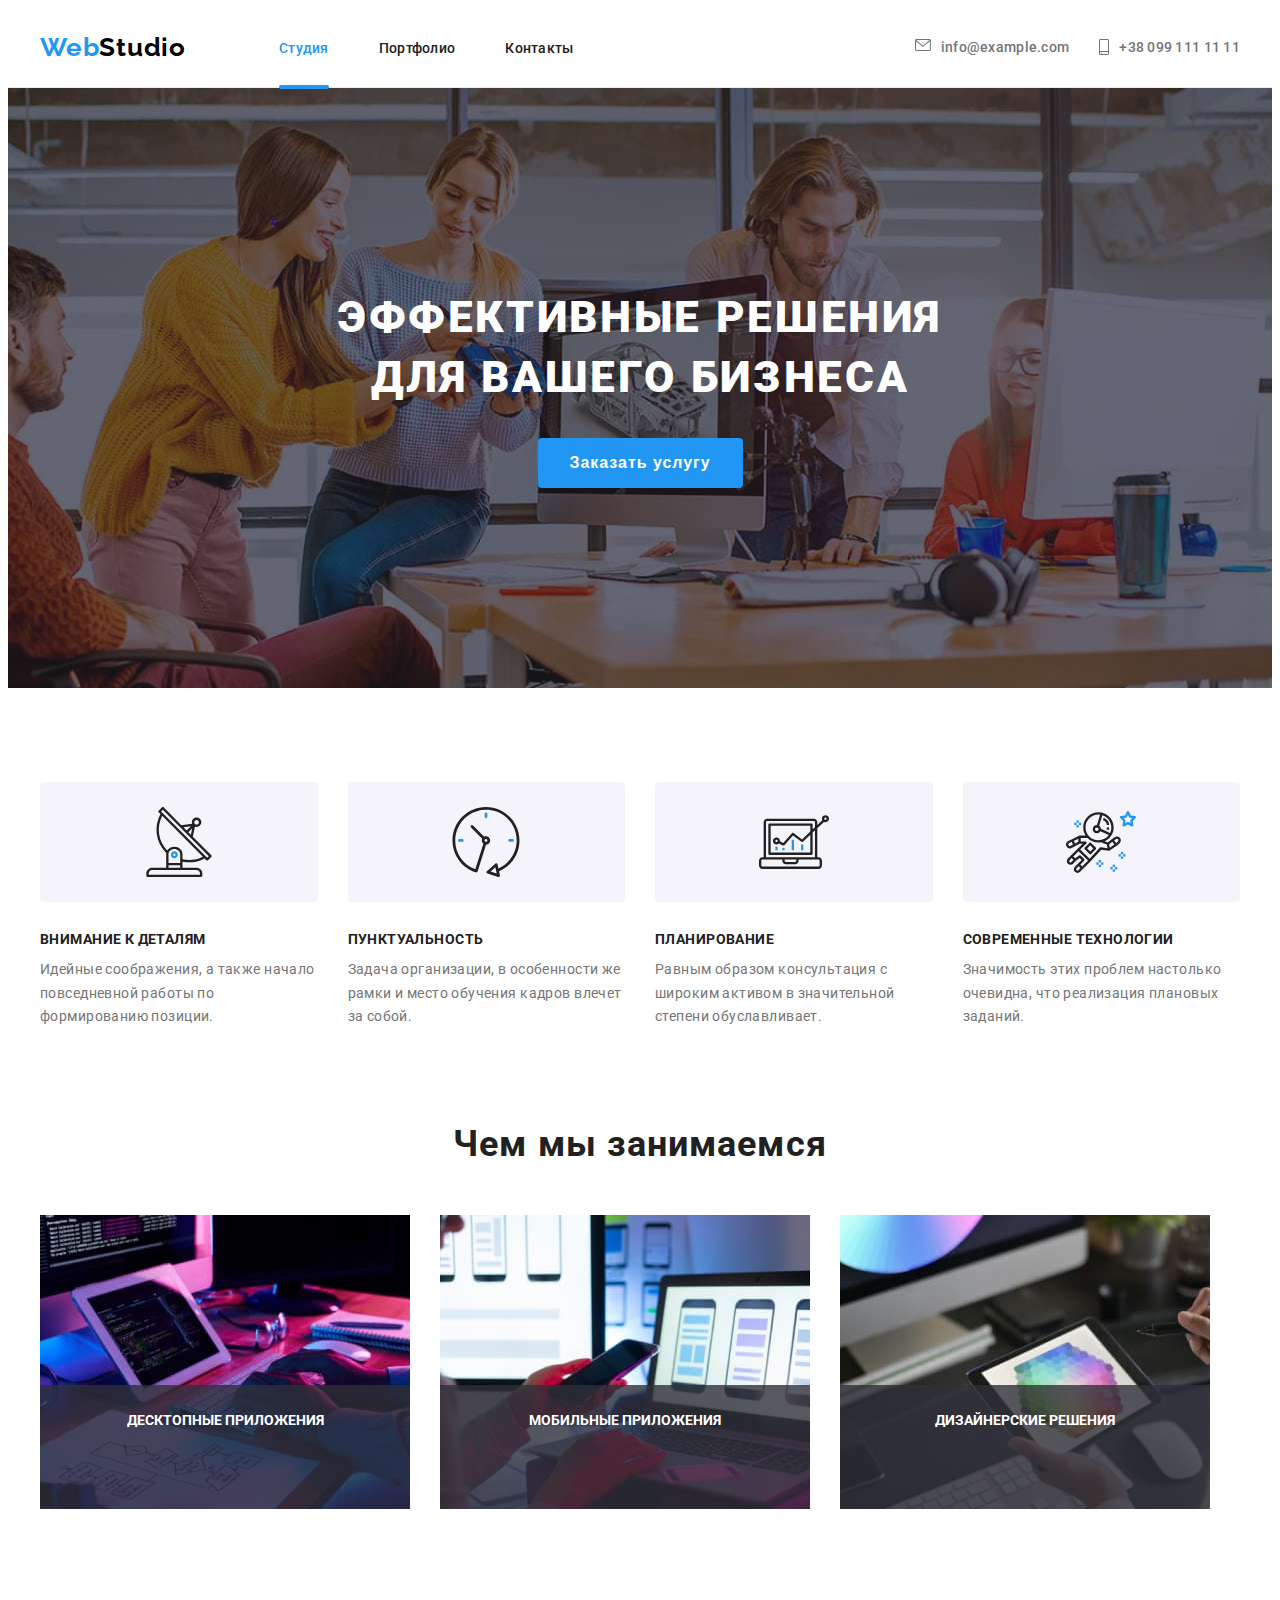
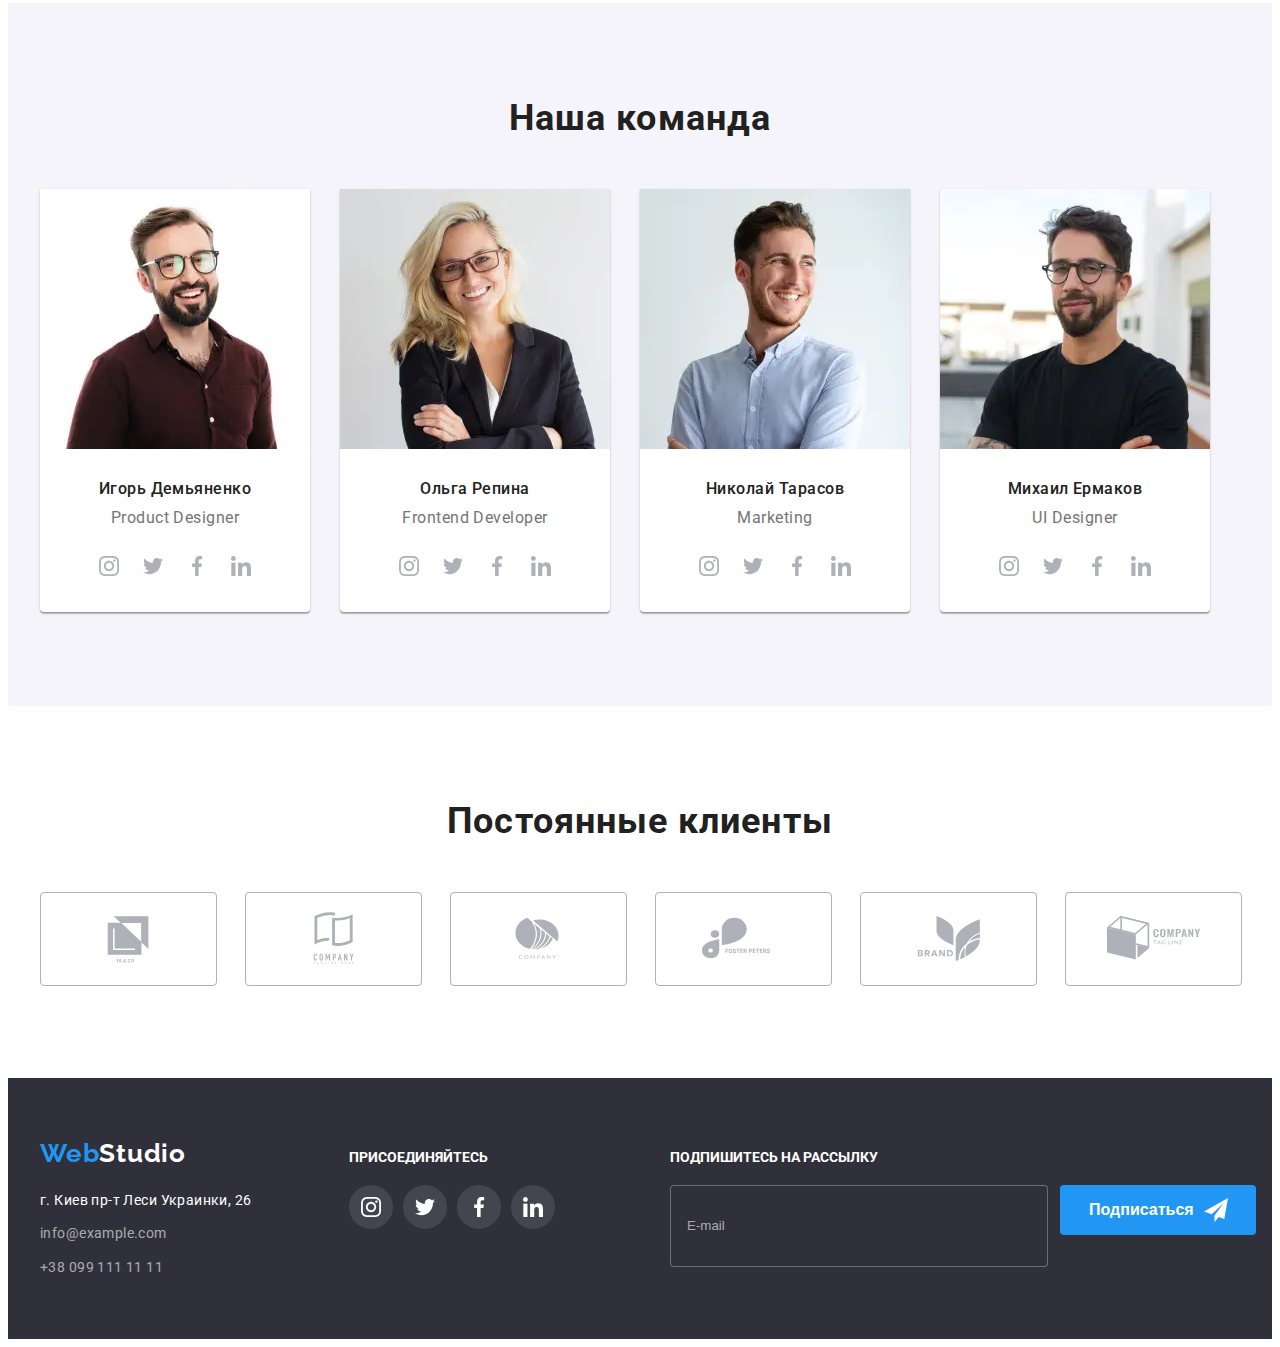
<file: index.html>
<!DOCTYPE html>
<html lang="ru">
  <head>
    <meta charset="UTF-8" />
    <meta http-equiv="X-UA-Compatible" content="IE=edge" />
    <meta name="viewport" content="width=device-width, initial-scale=1.0" />
    <title>WebStudio</title>
    <link rel="preconnect" href="https://fonts.gstatic.com" />
    <link
      href="https://fonts.googleapis.com/css2?family=Raleway:wght@700&family=Roboto:wght@400;500;700;900&display=swap"
      rel="stylesheet"
    />
    <link
      rel="stylesheet"
      href="https://cdnjs.cloudflare.com/ajax/libs/modern-normalize/1.1.0/modern-normalize.min.css"
      integrity="sha512-wpPYUAdjBVSE4KJnH1VR1HeZfpl1ub8YT/NKx4PuQ5NmX2tKuGu6U/JRp5y+Y8XG2tV+wKQpNHVUX03MfMFn9Q=="
      crossorigin="anonymous"
      referrerpolicy="no-referrer"
    />
    <!-- <link rel="stylesheet" href="./css/styles.css" /> -->
    <link rel="stylesheet" href="./css/main.min.css" />
  </head>
  <body>
    <!--Шапка-->
    <header class="header">
      <div class="container header-container">
        <a class="logo link" href="./index.html"
          ><span class="logo-web-top">Web</span><span class="logo-studio-top">Studio</span></a
        >
        <nav class="navigation">
          <ul class="menu list">
            <li class="menu-item">
              <a class="navigation-list link link-current" href="./index.html">Студия</a>
            </li>
            <li class="menu-item">
              <a class="navigation-list link" href="./portfolio.html">Портфолио</a>
            </li>
            <li class="menu-item"><a class="navigation-list link" href="">Контакты</a></li>
          </ul>
        </nav>
        <ul class="menu-contact list">
          <li class="menu-contact-item">
            <a class="contact-link link" href="mailto:info@example.com"
              ><svg class="icon-mail" width="16" height="12">
                <use href="./images/sprite.svg#icon-envelope"></use></svg
              >info@example.com</a
            >
          </li>
          <li>
            <a class="tel-link link" href="tel:+380991111111"
              ><svg class="icon-tel" width="10" height="16">
                <use href="./images/sprite.svg#icon-smartphone"></use></svg
              >+38 099 111 11 11</a
            >
          </li>
        </ul>
        <button class="menu-toggle" type="button" data-menu-open>
          <svg class="burger-icon" width="40px" height="40px">
                <use href="./images/sprite.svg#hamburger"></use></svg
              >
        </button>
        <div class="mobile-menu" data-menu>
          <div class="mob-container">
          <button class="close-mob-btn" type="button" data-menu-close>
            <svg class="burger-icon" width="40px" height="40px">
                <use href="./images/sprite.svg#hamburger-close"></use></svg
              >
          </button>
          <ul class="mob-menu-list list">
            <li class="mob-menu-item"> <a class="mob-menu-link activ-link link" href="./index.html">Студия</a></li>
            <li class="mob-menu-item"> <a class="mob-menu-link link" href="./portfolio.html">Портфолио</a></li>
            <li class="mob-menu-item"> <a class="mob-menu-link link" href="#">Контакты</a></li>
          </ul>
          <div class="wrapper-mob-contact">
            <ul class="mob-contact-list list">
          <li class="mob-contact-item">
            <a class="mob-tel-link link" href="tel:+380961111111">+38 096 111 11 11</a>
          </li>
          <li class="mob-contact-item">
            <a class="mob-contact-link link" href="mailto:info@devstudio.com">info@devstudio.com</a>
          </li></ul>
          <ul class="mob-social-list list">
            <li class="mob-social-item"><a class="mob-social-link link" href="#">Instagram</a></li>
            <li class="mob-social-item"><a class="mob-social-link link" href="#">Twitter</a></li>
            <li class="mob-social-item"><a class="mob-social-link link" href="#">Facebook</a></li>
            <li class="mob-social-item"><a class="mob-social-link link" href="#">LinkedIn</a></li>
          </ul>
          </div>
        </div>
        </div>
      </div>
    </header>
    <main>
      <!--Секция hero-->
      <section class="hero section">
        <div class="container">
          <h1 class="hero-title">Эффективные решения для вашего бизнеса</h1>
          <button class="hero-btn" type="button" data-modal-open>Заказать услугу</button>
        </div>
      </section>
      <!--Секция особенности-->
      <section class="section">
        <div class="feature container">
          <h2 class="visually-hidden">Особенности</h2>
          <ul class="feature__list list">
            <li class="feature__item">
              <div class="feature__icon">
                <svg width="70" height="76">
                  <use href="./images/sprite.svg#icon-antenna"></use>
                </svg>
              </div>
              <h3 class="feature__title">Внимание к деталям</h3>
              <p class="feature__text">
                Идейные соображения, а также начало повседневной работы по формированию позиции.
              </p>
            </li>
            <li class="feature__item">
              <div class="feature__icon">
                <svg width="70" height="76">
                  <use href="./images/sprite.svg#icon-clock"></use>
                </svg>
              </div>
              <h3 class="feature__title">Пунктуальность</h3>
              <p class="feature__text">
                Задача организации, в особенности же рамки и место обучения кадров влечет за собой.
              </p>
            </li>
            <li class="feature__item">
              <div class="feature__icon">
                <svg width="70" height="76">
                  <use href="./images/sprite.svg#icon-diagram"></use>
                </svg>
              </div>
              <h3 class="feature__title">Планирование</h3>
              <p class="feature__text">
                Равным образом консультация с широким активом в значительной степени обуславливает.
              </p>
            </li>
            <li class="feature__item">
              <div class="feature__icon">
                <svg width="70" height="76">
                  <use href="./images/sprite.svg#icon-astronaut"></use>
                </svg>
              </div>
              <h3 class="feature__title">Современные технологии</h3>
              <p class="feature__text">
                Значимость этих проблем настолько очевидна, что реализация плановых заданий.
              </p>
            </li>
          </ul>
        </div>
      </section>
      <!--Секция работ-->
      <section class="section work">
        <div class="container">
          <h2 class="work__title">Чем мы занимаемся</h2>
          <ul class="work__list list">
            <div class="thumb-works">
              <li class="work__item">
                <img
                  src="./images/what-are-we-doing/box_01.jpg"
                  alt="разработчик пишет код"
                  width="370"
                  height="294"
                />
                <p class="work__label">Десктопные приложения</p>
              </li>
            </div>
            <div class="thumb-works">
              <li class="work__item">
                <img
                  src="./images/what-are-we-doing/box_02.jpg"
                  alt="разработчик создает мобильное приложение"
                  width="370"
                  height="294"
                />
                <p class="work__label">Мобильные приложения</p>
              </li>
            </div>
            <div class="thumb-works">
              <li class="work__item">
                <img
                  src="./images/what-are-we-doing/box_03.jpg"
                  alt="дизайнер работает над проектом"
                  width="370"
                  height="294"
                />
                <p class="work__label">Дизайнерские решения</p>
              </li>
            </div>
          </ul>
        </div>
      </section>
      <!--Команда-->
      <section class="team section">
        <div class="container">
          <h2 class="team__title">Наша команда</h2>
          <ul class="team__list list">
            <li class="team__item">
              <picture>
                <source srcset="./images/deckstope/team1.webp 1x, ./images/deckstope/team1@2x.webp 2x" type="image/webp" media="(min-width:1200px)">
                <source srcset="./images/deckstope/team1.jpg 1x, ./images/deckstope/team1@2x.jpg 2x" media="(min-width:1200px)">
                <source srcset="./images/tablet/team1.webp 1x, ./images/tablet/team1@2x.webp 2x" type="image/webp" media="(min-width:768px)">
                <source srcset="./images/tablet/team1.jpg 1x, ./images/tablet/team1@2x.jpg 2x" media="(min-width:768px)">
                <source srcset="./images/mobile/team1.webp 1x, ./images/mobile/team1@2x.webp 2x" type="image/webp" media="(max-width:767px)">
                <source srcset="./images/mobile/team1.jpg 1x, ./images/mobile/team1@2x.jpg 2x" media="(max-width:767px)">
              <img
                src="./images/our-team/img1.jpg"
                alt="участник команды Игорь Демьяненко"
                /></picture>
              <div class="team-content">
                <h3 class="team__member">Игорь Демьяненко</h3>
                <p class="team__position" lang="en">Product Designer</p>
                <ul class="list social-list">
                  <li class="social-list-item">
                    <a class="social-list-link" href="">
                      <svg width="20" height="20">
                        <use href="./images/sprite.svg#icon-instagram"></use>
                      </svg>
                    </a>
                  </li>
                  <li class="social-list-item">
                    <a class="social-list-link" href="">
                      <svg width="20" height="20">
                        <use href="./images/sprite.svg#icon-twitter"></use>
                      </svg>
                    </a>
                  </li>
                  <li class="social-list-item">
                    <a class="social-list-link" href="">
                      <svg width="20" height="20">
                        <use href="./images/sprite.svg#icon-facebook"></use>
                      </svg>
                    </a>
                  </li>
                  <li class="social-list-item">
                    <a class="social-list-link" href="">
                      <svg width="20" height="20">
                        <use href="./images/sprite.svg#icon-linkedin"></use>
                      </svg>
                    </a>
                  </li>
                </ul>
              </div>
            </li>
            <li class="team__item">
              <picture>
               <source srcset="./images/deckstope/team2.webp 1x, ./images/deckstope/team2@2x.webp 2x" type="image/webp" media="(min-width:1200px)">
                <source srcset="./images/deckstope/team2.jpg 1x, ./images/deckstope/team2@2x.jpg 2x" media="(min-width:1200px)">
                <source srcset="./images/tablet/team2.webp 1x, ./images/tablet/team2@2x.webp 2x" type="image/webp" media="(min-width:768px)">
                <source srcset="./images/tablet/team2.jpg 1x, ./images/tablet/team2@2x.jpg 2x" media="(min-width:768px)">
                <source srcset="./images/mobile/team2.webp 1x, ./images/mobile/team2@2x.webp 2x" type="image/webp" media="(max-width:767px)">
                <source srcset="./images/mobile/team2.jpg 1x, ./images/mobile/team2@2x.jpg 2x" media="(max-width:767px)">
              <img
                src="./images/our-team/img2.jpg"
                alt="участник команды Ольга Репина"
              /></picture>
              <div class="team-content">
                <h3 class="team__member">Ольга Репина</h3>
                <p class="team__position" lang="en">Frontend Developer</p>
                <ul class="list social-list">
                  <li class="social-list-item">
                    <a class="social-list-link" href="">
                      <svg class="social-list-icon" width="20" height="20">
                        <use href="./images/sprite.svg#icon-instagram"></use>
                      </svg>
                    </a>
                  </li>
                  <li class="social-list-item">
                    <a class="social-list-link" href="">
                      <svg class="social-list-icon" width="20" height="20">
                        <use href="./images/sprite.svg#icon-twitter"></use>
                      </svg>
                    </a>
                  </li>
                  <li class="social-list-item">
                    <a class="social-list-link" href="">
                      <svg class="social-list-icon" width="20" height="20">
                        <use href="./images/sprite.svg#icon-facebook"></use>
                      </svg>
                    </a>
                  </li>
                  <li class="social-list-item">
                    <a class="social-list-link" href="">
                      <svg class="social-list-icon" width="20" height="20">
                        <use href="./images/sprite.svg#icon-linkedin"></use>
                      </svg>
                    </a>
                  </li>
                </ul>
              </div>
            </li>
            <li class="team__item">
              <picture>
               <source srcset="./images/deckstope/team3.webp 1x, ./images/deckstope/team3@2x.webp 2x" type="image/webp" media="(min-width:1200px)">
                <source srcset="./images/deckstope/team3.jpg 1x, ./images/deckstope/team3@2x.jpg 2x" media="(min-width:1200px)">
                <source srcset="./images/tablet/team3.webp 1x, ./images/tablet/team3@2x.webp 2x" type="image/webp" media="(min-width:768px)">
                <source srcset="./images/tablet/team3.jpg 1x, ./images/tablet/team3@2x.jpg 2x" media="(min-width:768px)">
                <source srcset="./images/mobile/team3.webp 1x, ./images/mobile/team3@2x.webp 2x" type="image/webp" media="(max-width:767px)">
                <source srcset="./images/mobile/team3.jpg 1x, ./images/mobile/team3@2x.jpg 2x" media="(max-width:767px)">
              <img
                src="./images/our-team/img3.jpg"
                alt="участник команды Николай Тарасов"
              /></picture>
              <div class="team-content">
                <h3 class="team__member">Николай Тарасов</h3>
                <p class="team__position" lang="en">Marketing</p>
                <ul class="list social-list">
                  <li class="social-list-item">
                    <a class="social-list-link" href="">
                      <svg class="social-list-icon" width="20" height="20">
                        <use href="./images/sprite.svg#icon-instagram"></use>
                      </svg>
                    </a>
                  </li>
                  <li class="social-list-item">
                    <a class="social-list-link" href="">
                      <svg class="social-list-icon" width="20" height="20">
                        <use href="./images/sprite.svg#icon-twitter"></use>
                      </svg>
                    </a>
                  </li>
                  <li class="social-list-item">
                    <a class="social-list-link" href="">
                      <svg class="social-list-icon" width="20" height="20">
                        <use href="./images/sprite.svg#icon-facebook"></use>
                      </svg>
                    </a>
                  </li>
                  <li class="social-list-item">
                    <a class="social-list-link" href="">
                      <svg class="social-list-icon" width="20" height="20">
                        <use href="./images/sprite.svg#icon-linkedin"></use>
                      </svg>
                    </a>
                  </li>
                </ul>
              </div>
            </li>
            <li class="team__item">
              <picture>
               <source srcset="./images/deckstope/team4.webp 1x, ./images/deckstope/team4@2x.webp 2x" type="image/webp" media="(min-width:1200px)">
                <source srcset="./images/deckstope/team4.jpg 1x, ./images/deckstope/team4@2x.jpg 2x" media="(min-width:1200px)">
                <source srcset="./images/tablet/team4.webp 1x, ./images/tablet/team4@2x.webp 2x" type="image/webp" media="(min-width:768px)">
                <source srcset="./images/tablet/team4.jpg 1x, ./images/tablet/team4@2x.jpg 2x" media="(min-width:768px)">
                <source srcset="./images/mobile/team4.webp 1x, ./images/mobile/team4@2x.webp 2x" type="image/webp" media="(max-width:767px)">
                <source srcset="./images/mobile/team4.jpg 1x, ./images/mobile/team4@2x.jpg 2x" media="(max-width:767px)">
              <img
                src="./images/our-team/img4.jpg"
                alt="участник команды Михаил Ермаков"
              />
            </picture>
              <div class="team-content">
                <h3 class="team__member">Михаил Ермаков</h3>
                <p class="team__position" lang="en">UI Designer</p>
                <ul class="list social-list">
                  <li class="social-list-item">
                    <a class="social-list-link" href="">
                      <svg class="social-list-icon" width="20" height="20">
                        <use href="./images/sprite.svg#icon-instagram"></use>
                      </svg>
                    </a>
                  </li>
                  <li class="social-list-item">
                    <a class="social-list-link" href="">
                      <svg class="social-list-icon" width="20" height="20">
                        <use href="./images/sprite.svg#icon-twitter"></use>
                      </svg>
                    </a>
                  </li>
                  <li class="social-list-item">
                    <a class="social-list-link" href="">
                      <svg class="social-list-icon" width="20" height="20">
                        <use href="./images/sprite.svg#icon-facebook"></use>
                      </svg>
                    </a>
                  </li>
                  <li class="social-list-item">
                    <a class="social-list-link" href="">
                      <svg class="social-list-icon" width="20" height="20">
                        <use href="./images/sprite.svg#icon-linkedin"></use>
                      </svg>
                    </a>
                  </li>
                </ul>
              </div>
            </li>
          </ul>
        </div>
      </section>
      <!-- Постоянные клиенты -->
      <section class="clients section">
        <div class="container">
          <h2 class="clients-title">Постоянные клиенты</h2>
          <ul class="clients-icon list">
            <li class="clients-item">
              <a class="company-logo" href="">
                <svg width="106" height="60">
                  <use href="./images/sprite.svg#icon-logo-one"></use></svg
              ></a>
            </li>
            <li class="clients-item">
              <a class="company-logo" href="">
                <svg width="106" height="60">
                  <use href="./images/sprite.svg#icon-logo-two"></use></svg
              ></a>
            </li>
            <li class="clients-item">
              <a class="company-logo" href="">
                <svg width="106" height="60">
                  <use href="./images/sprite.svg#icon-logo-three"></use></svg
              ></a>
            </li>
            <li class="clients-item">
              <a class="company-logo" href="">
                <svg width="106" height="60">
                  <use href="./images/sprite.svg#icon-logo-four"></use></svg
              ></a>
            </li>
            <li class="clients-item">
              <a class="company-logo" href="">
                <svg width="106" height="60">
                  <use href="./images/sprite.svg#icon-logo-five"></use></svg
              ></a>
            </li>
            <li class="clients-item">
              <a class="company-logo" href="">
                <svg width="106" height="60">
                  <use href="./images/sprite.svg#icon-logo-six"></use></svg
              ></a>
            </li>
          </ul>
        </div>
      </section>
    </main>
    <!--Подвал-->
    <footer class="footer">
      <div class="container footer-container">
        <div class="fotter-left-side">
          <a class="logo link" href="./index.html"
            ><span class="logo-web-bottom">Web</span
            ><span class="logo-studio-bottom">Studio</span></a
          >
          <address>
            <ul class="list list-address">
              <li>
                <a
                  class="address-footer link contact-link-footer"
                  href="https://goo.gl/maps/VehiQPYoq2pPzgCAA"
                  target="_blank"
                  rel="noopener noreferrer"
                  >г. Киев пр-т Леси Украинки, 26</a
                >
              </li>
              <li class="link-footer">
                <a class="link contact-link-footer" href="mailto:info@example.com"
                  >info@example.com</a
                >
              </li>
              <li class="link-footer">
                <a class="link contact-link-footer" href="tel:+380991111111">+38 099 111 11 11</a>
              </li>
            </ul>
          </address>
        </div>
        <div class="fotter-right-side">
          <h3 class="social-foot-title">присоединяйтесь</h2>
          <ul class="list footer-social-list">
            <li class="soc-menu-item">
              <a class="foot-soc-icon" href="">
                <svg width="20" height="20">
                  <use href="./images/sprite.svg#icon-instagram"></use>
                </svg>
              </a>
            </li>
            <li class="soc-menu-item">
              <a class="foot-soc-icon" href="">
                <svg width="20" height="20">
                  <use href="./images/sprite.svg#icon-twitter"></use>
                </svg>
              </a>
            </li>
            <li class="soc-menu-item">
              <a class="foot-soc-icon" href="">
                <svg width="20" height="20">
                  <use href="./images/sprite.svg#icon-facebook"></use>
                </svg>
              </a>
            </li>
            <li class="soc-menu-item">
              <a class="foot-soc-icon" href="">
                <svg width="20" height="20">
                  <use href="./images/sprite.svg#icon-linkedin"></use>
                </svg>
              </a>
            </li>
          </ul>
        </div>
        <div class="mailing-in-footer">
          <h3 class="mailing-title">Подпишитесь на рассылку</h3>
          <form action="#" class="mailing-form-footer">
            <label class="mail-label">
            <input class="mail-field-foot" type="email" name="email" pattern="[a-z0-9._%+-]+@[a-z0-9.-]+\.[a-z]{2,}$" title="test@gmail.com" required placeholder="E-mail">
          </label>  
          
            <button class="btn-mail-foot" type="submit">Подписаться
            <svg class="icon-send" width="24" height="24" >
              <use href="./images/sprite.svg#icon-mod-icon-send"></use>
            </svg></button>
        </form>
      </div>
      </div>
</footer>
    <!-- ----Modal windov----- -->

    <div class="backdrop is-hidden" data-modal>
      <div class="modal">
      <button type="button" class="close-btn" data-modal-close><svg width="18" height="18">
                  <use href="./images/sprite.svg#icon-close"></use>
                </svg></button>
    
                <!-- Form -->
                <p class="modal-form-head">Оставьте свои данные, мы вам перезвоним</p>
    <form action="#" class="modal-form">
                  <label class="modal-form-field">Имя
                    <span class="modal-form-input-wrapper">
                    <input type="text" class="modal-form-input" name="user-name" minlength="2"
                            pattern="[a-zA-Zа-яёА-ЯЁ]+" title="Имя должно содержать символы кирилицы или латиницы"
                            required>
                    <svg class="modal-form-icon" width="18" height="18">
                      <use href="./images/sprite.svg#icon-mod-person"></use>
                    </svg>
                    </span>
                  </label>
                  <label class="modal-form-field">Телефон
                    <span class="modal-form-input-wrapper">
                    <input class="modal-form-input" type="tel" name="user-phone" required pattern="[0-9]{3}-[0-9]{3}-[0-9]{2}-[0-9]{2}" title="096-000-00-00">
                    <svg class="modal-form-icon" width="18" height="18">
                      <use href="./images/sprite.svg#icon-phone-modal"></use>
                    </svg>
                  </span>
                  </label>
                  <label class="modal-form-field">Почта
                    <span class="modal-form-input-wrapper">
                    <input class="modal-form-input" type="email" name="user-email" required>
                    <svg class="modal-form-icon" width="18" height="18">
                      <use href="./images/sprite.svg#icon-mod-email"></use>
                    </svg>
                    </span>
                  </label>
                  <label class="modal-form-field">Комментарий
                    <textarea name="user-message" class="modal-form-message" placeholder="Введите текст"></textarea>
                  </label>
                  <input  type="checkbox" class="modal-form-checkbox visually-hidden" id="accept-policy">
                   <label for="accept-policy" class="modal-form-checkbox-label">Соглашаюсь с рассылкой и принимаю&nbsp;<a
                        href="#" class="modal-form-label-link">Условия договора</a></label>
                <button type="submit" class="modal-form-btn">Отправить</button>
                </form>
              </div>
    </div>
    <script defer src="./js/mobile-menu.js"></script>
      <script src="./js/modal.js"></script>
  </body>
</html>
</file>
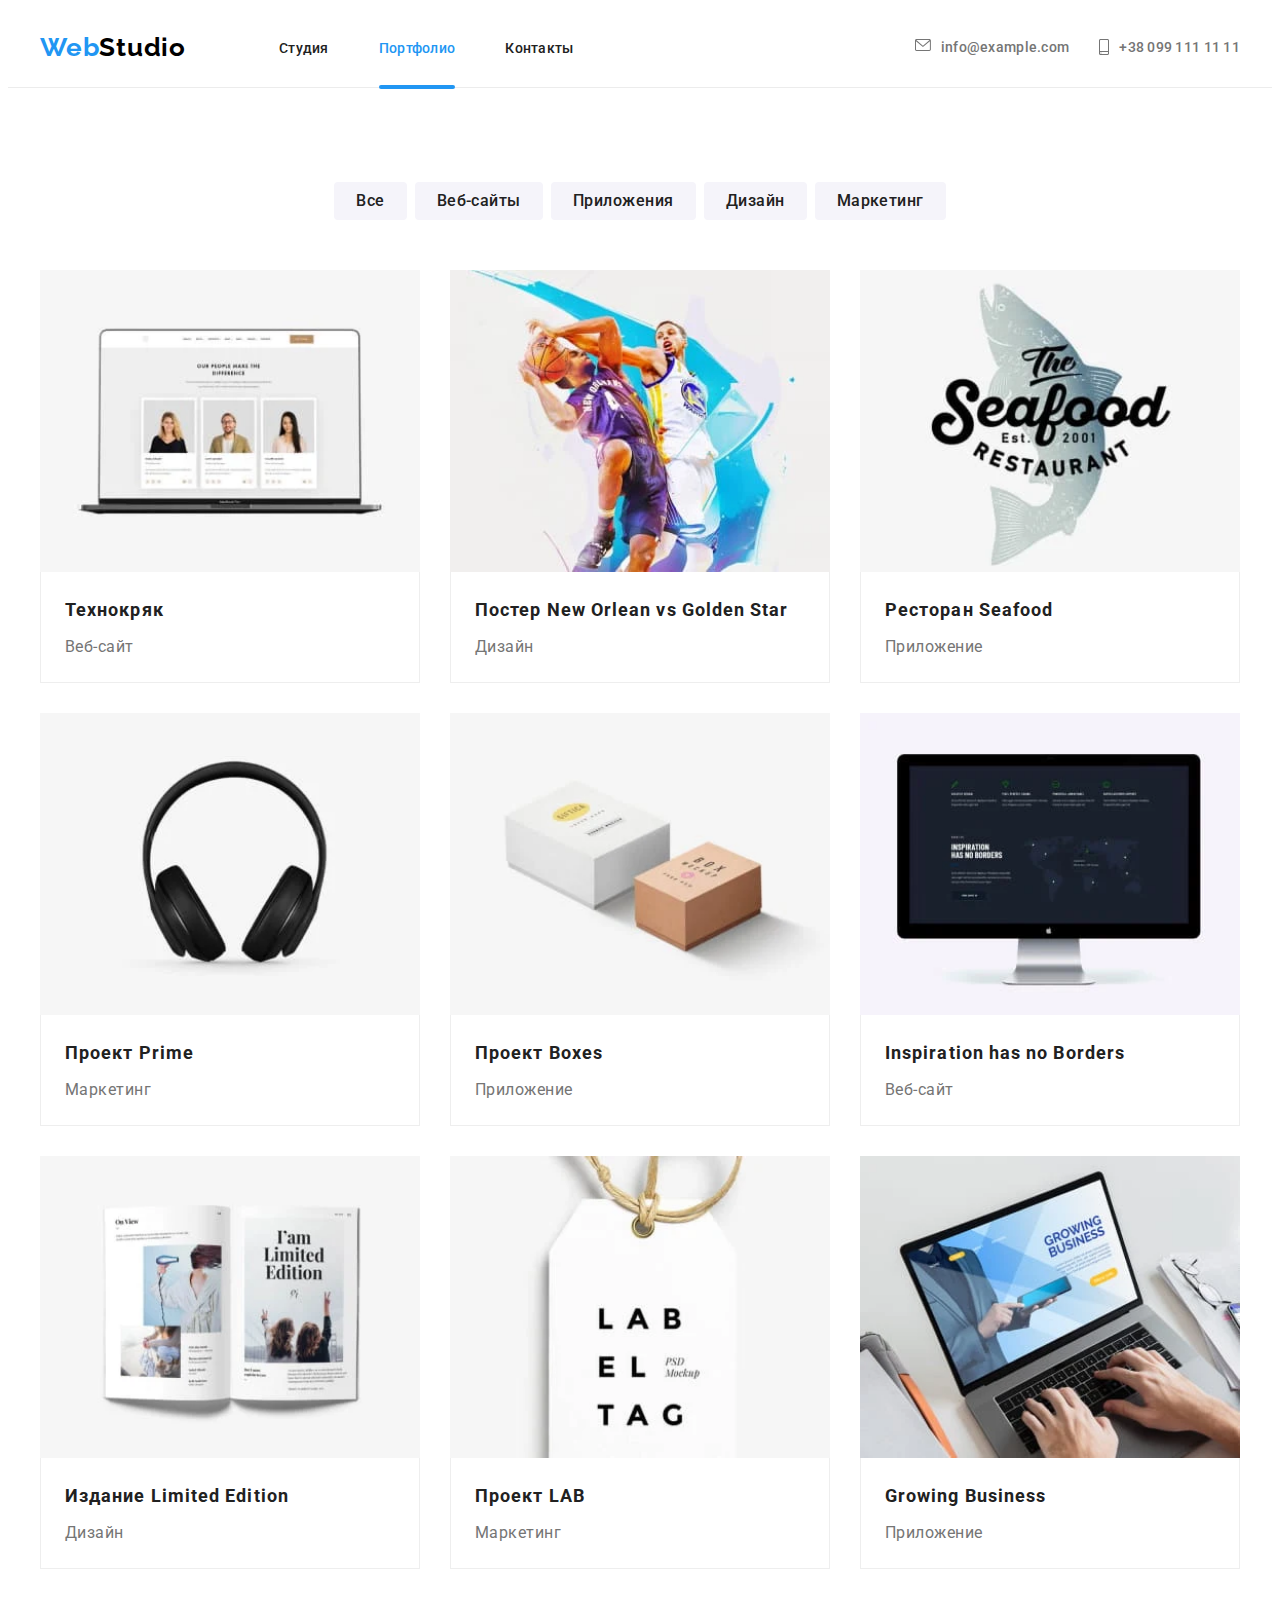
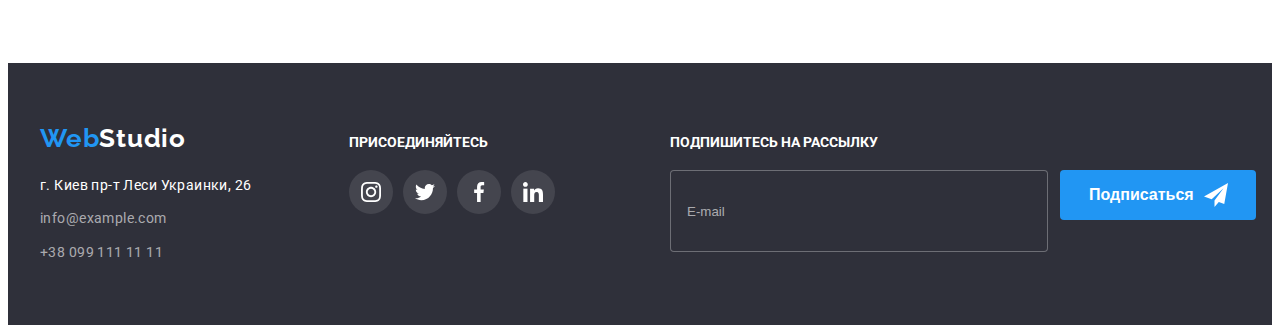
<file: portfolio.html>
<!DOCTYPE html>
<html lang="ru">
  <head>
    <meta charset="UTF-8" />
    <meta http-equiv="X-UA-Compatible" content="IE=edge" />
    <meta name="viewport" content="width=device-width, initial-scale=1.0" />
    <title>Портфолио</title>
    <link rel="preconnect" href="https://fonts.gstatic.com" />
    <link
      href="https://fonts.googleapis.com/css2?family=Raleway:wght@700&family=Roboto:wght@400;500;700;900&display=swap"
      rel="stylesheet"
    />
    <link
      rel="stylesheet"
      href="https://cdnjs.cloudflare.com/ajax/libs/modern-normalize/1.1.0/modern-normalize.min.css"
      integrity="sha512-wpPYUAdjBVSE4KJnH1VR1HeZfpl1ub8YT/NKx4PuQ5NmX2tKuGu6U/JRp5y+Y8XG2tV+wKQpNHVUX03MfMFn9Q=="
      crossorigin="anonymous"
      referrerpolicy="no-referrer"
    />
    <link rel="stylesheet" href="./css/main.min.css" />
  </head>
  <body>
    <!--Шапка-->

    <header class="header">
      <div class="container header-container">
        <a class="logo link" href="./index.html"
          ><span class="logo-web-top">Web</span><span class="logo-studio-top">Studio</span></a
        >
        <nav class="navigation">
          <ul class="menu list">
            <li class="menu-item">
              <a class="navigation-list link" href="./index.html">Студия</a>
            </li>
            <li class="menu-item">
              <a class="navigation-list link-current link" href="./portfolio.html">Портфолио</a>
            </li>
            <li class="menu-item"><a class="navigation-list link" href="">Контакты</a></li>
          </ul>
        </nav>
        <ul class="menu-contact list">
          <li class="menu-contact-item">
            <a class="contact-link link" href="mailto:info@example.com"
              ><svg class="icon-mail" width="16" height="12">
                <use href="./images/sprite.svg#icon-envelope"></use></svg
              >info@example.com</a
            >
          </li>
          <li>
            <a class="tel-link link" href="tel:+380991111111"
              ><svg class="icon-tel" width="10" height="16">
                <use href="./images/sprite.svg#icon-smartphone"></use></svg
              >+38 099 111 11 11</a
            >
          </li>
        </ul>
        <button class="menu-toggle" type="button" data-menu-open>
          <svg class="burger-icon" width="40px" height="40px">
                <use href="./images/sprite.svg#hamburger"></use></svg
              >
        </button>
        <div class="mobile-menu" data-menu>
          <div class="mob-container">
          <button class="close-mob-btn" type="button" data-menu-close>
            <svg class="burger-icon" width="40px" height="40px">
                <use href="./images/sprite.svg#hamburger-close"></use></svg
              >
          </button>
          <ul class="mob-menu-list list">
            <li class="mob-menu-item"> <a class="mob-menu-link link" href="./index.html">Студия</a></li>
            <li class="mob-menu-item"> <a class="mob-menu-link activ-link link" href="./portfolio.html">Портфолио</a></li>
            <li class="mob-menu-item"> <a class="mob-menu-link link" href="#">Контакты</a></li>
          </ul>
          <div class="wrapper-mob-contact">
            <ul class="mob-contact-list list">
          <li class="mob-contact-item">
            <a class="mob-tel-link link" href="tel:+380961111111">+38 096 111 11 11</a>
          </li>
          <li class="mob-contact-item">
            <a class="mob-contact-link link" href="mailto:info@devstudio.com">info@devstudio.com</a>
          </li></ul>
          <ul class="mob-social-list list">
            <li class="mob-social-item"><a class="mob-social-link link" href="#">Instagram</a></li>
            <li class="mob-social-item"><a class="mob-social-link link" href="#">Twitter</a></li>
            <li class="mob-social-item"><a class="mob-social-link link" href="#">Facebook</a></li>
            <li class="mob-social-item"><a class="mob-social-link link" href="#">LinkedIn</a></li>
          </ul>
          </div>
        </div>
        </div>
      </div>
    </header>

    <main>
      <!--Портфолио-->
      <section class="section">
        <div class="container">
          <h1 class="visually-hidden">projects</h1>
          <ul class="list menu-filter">
            <li class="item-filter"><button class="filt-btn" type="button">Все</button></li>
            <li class="item-filter"><button class="filt-btn" type="button">Веб-сайты</button></li>
            <li class="item-filter">
              <button class="filt-btn" type="button">Приложения</button>
            </li>
            <li class="item-filter"><button class="filt-btn" type="button">Дизайн</button></li>
            <li class="item-filter"><button class="filt-btn" type="button">Маркетинг</button></li>
          </ul>
          <ul class="list list-card">
            <li class="item-card">
              <a class="item-card-wrapper link" href="">
                <div class="img-overlay-wrapper">
                  <picture>
                    <source
                      srcset="
                        ./images/deckstope/portfolio/img.webp    1x,
                        ./images/deckstope/portfolio/img@2x.webp 2x
                      "
                      type="image/webp"
                      media="(min-width:1200px)" />
                    <source
                      srcset="
                        ./images/deckstope/portfolio/img.jpg    1x,
                        ./images/deckstope/portfolio/img@2x.jpg 2x
                      "
                      media="(min-width:1200px)" />
                    <source
                      srcset="
                        ./images/tablet/portfolio/img.webp    1x,
                        ./images/tablet/portfolio/img@2x.webp 2x
                      "
                      type="image/webp"
                      media="(min-width:768px)" />
                    <source
                      srcset="
                        ./images/tablet/portfolio/img.jpg    1x,
                        ./images/tablet/portfolio/img@2x.jpg 2x
                      "
                      media="(min-width:768px)" />
                    <source
                      srcset="
                        ./images/mobile/portfolio/img.webp    1x,
                        ./images/mobile/portfolio/img@2x.webp 2x
                      "
                      type="image/webp"
                      media="(max-width:767px)" />
                    <source
                      srcset="
                        ./images/mobile/portfolio/img.jpg    1x,
                        ./images/mobile/portfolio/img@2x.jpg 2x
                      "
                      media="(max-width:767px)" />

                    <img src="./images/deckstope/portfolio/img.webp" alt="Технокряк"
                  /></picture>
                  <p class="overlay">
                    Технокряк это современная площадка распространения коронавируса. Компании
                    используют эту платформу для цифрового шпионажа и атак на защищённые сервера
                    конкурентов.
                  </p>
                </div>
                <div class="card-content">
                  <h2 class="card-name">Технокряк</h2>
                  <p class="type-of-card">Веб-сайт</p>
                </div></a
              >
            </li>
            <li class="item-card">
              <a class="item-card-wrapper link" href="">
                <div class="img-overlay-wrapper">
                  <picture>
                    <source
                      srcset="
                        ./images/deckstope/portfolio/img-1.webp    1x,
                        ./images/deckstope/portfolio/img-1@2x.webp 2x
                      "
                      type="image/webp"
                      media="(min-width:1200px)" />
                    <source
                      srcset="
                        ./images/deckstope/portfolio/img-1.jpg    1x,
                        ./images/deckstope/portfolio/img-1@2x.jpg 2x
                      "
                      media="(min-width:1200px)" />
                    <source
                      srcset="
                        ./images/tablet/portfolio/img-1.webp    1x,
                        ./images/tablet/portfolio/img-1@2x.webp 2x
                      "
                      type="image/webp"
                      media="(min-width:768px)" />
                    <source
                      srcset="
                        ./images/tablet/portfolio/img-1.jpg    1x,
                        ./images/tablet/portfolio/img-1@2x.jpg 2x
                      "
                      media="(min-width:768px)" />
                    <source
                      srcset="
                        ./images/mobile/portfolio/img-1.webp    1x,
                        ./images/mobile/portfolio/img-1@2x.webp 2x
                      "
                      type="image/webp"
                      media="(max-width:767px)" />
                    <source
                      srcset="
                        ./images/mobile/portfolio/img-1.jpg    1x,
                        ./images/mobile/portfolio/img-1@2x.jpg 2x
                      "
                      media="(max-width:767px)" />

                    <img src="./images/portfolio/img2.jpg" alt="Постер New Orlean vs Golden Star"
                  /></picture>
                  <p class="overlay">
                    Технокряк это современная площадка распространения коронавируса. Компании
                    используют эту платформу для цифрового шпионажа и атак на защищённые сервера
                    конкурентов.
                  </p>
                </div>
                <div class="card-content">
                  <h2 class="card-name">Постер New Orlean vs Golden Star</h2>
                  <p class="type-of-card">Дизайн</p>
                </div></a
              >
            </li>
            <li class="item-card">
              <a class="item-card-wrapper link" href="">
                <div class="img-overlay-wrapper">
                  <picture>
                    <source
                      srcset="
                        ./images/deckstope/portfolio/img-2.webp    1x,
                        ./images/deckstope/portfolio/img-2@2x.webp 2x
                      "
                      type="image/webp"
                      media="(min-width:1200px)" />
                    <source
                      srcset="
                        ./images/deckstope/portfolio/img-2.jpg    1x,
                        ./images/deckstope/portfolio/img-2@2x.jpg 2x
                      "
                      media="(min-width:1200px)" />
                    <source
                      srcset="
                        ./images/tablet/portfolio/img-2.webp    1x,
                        ./images/tablet/portfolio/img-2@2x.webp 2x
                      "
                      type="image/webp"
                      media="(min-width:768px)" />
                    <source
                      srcset="
                        ./images/tablet/portfolio/img-2.jpg    1x,
                        ./images/tablet/portfolio/img-2@2x.jpg 2x
                      "
                      media="(min-width:768px)" />
                    <source
                      srcset="
                        ./images/mobile/portfolio/img-2.webp    1x,
                        ./images/mobile/portfolio/img-2@2x.webp 2x
                      "
                      type="image/webp"
                      media="(max-width:767px)" />
                    <source
                      srcset="
                        ./images/mobile/portfolio/img-2.jpg    1x,
                        ./images/mobile/portfolio/img-2@2x.jpg 2x
                      "
                      media="(max-width:767px)" />
                    <img src="./images/portfolio/img3.jpg" alt="Ресторан Seafood"
                  /></picture>
                  <p class="overlay">
                    Технокряк это современная площадка распространения коронавируса. Компании
                    используют эту платформу для цифрового шпионажа и атак на защищённые сервера
                    конкурентов.
                  </p>
                </div>
                <div class="card-content">
                  <h2 class="card-name">Ресторан Seafood</h2>
                  <p class="type-of-card">Приложение</p>
                </div></a
              >
            </li>
            <li class="item-card">
              <a class="item-card-wrapper link" href="">
                <div class="img-overlay-wrapper">
                  <picture>
                    <source
                      srcset="
                        ./images/deckstope/portfolio/img-3.webp    1x,
                        ./images/deckstope/portfolio/img-3@2x.webp 2x
                      "
                      type="image/webp"
                      media="(min-width:1200px)" />
                    <source
                      srcset="
                        ./images/deckstope/portfolio/img-3.jpg    1x,
                        ./images/deckstope/portfolio/img-3@2x.jpg 2x
                      "
                      media="(min-width:1200px)" />
                    <source
                      srcset="
                        ./images/tablet/portfolio/img-3.webp    1x,
                        ./images/tablet/portfolio/img-3@2x.webp 2x
                      "
                      type="image/webp"
                      media="(min-width:768px)" />
                    <source
                      srcset="
                        ./images/tablet/portfolio/img-3.jpg    1x,
                        ./images/tablet/portfolio/img-3@2x.jpg 2x
                      "
                      media="(min-width:768px)" />
                    <source
                      srcset="
                        ./images/mobile/portfolio/img-3.webp    1x,
                        ./images/mobile/portfolio/img-3@2x.webp 2x
                      "
                      type="image/webp"
                      media="(max-width:767px)" />
                    <source
                      srcset="
                        ./images/mobile/portfolio/img-3.jpg    1x,
                        ./images/mobile/portfolio/img-3@2x.jpg 2x
                      "
                      media="(max-width:767px)" />
                    <img src="./images/portfolio/img4.jpg" alt="Проект Prime"
                  /></picture>
                  <p class="overlay">
                    Технокряк это современная площадка распространения коронавируса. Компании
                    используют эту платформу для цифрового шпионажа и атак на защищённые сервера
                    конкурентов.
                  </p>
                </div>
                <div class="card-content">
                  <h2 class="card-name">Проект Prime</h2>
                  <p class="type-of-card">Маркетинг</p>
                </div></a
              >
            </li>
            <li class="item-card">
              <a class="item-card-wrapper link" href="">
                <div class="img-overlay-wrapper">
                  <picture>
                    <source
                      srcset="
                        ./images/deckstope/portfolio/img-4.webp    1x,
                        ./images/deckstope/portfolio/img-4@2x.webp 2x
                      "
                      type="image/webp"
                      media="(min-width:1200px)" />
                    <source
                      srcset="
                        ./images/deckstope/portfolio/img-4.jpg    1x,
                        ./images/deckstope/portfolio/img-4@2x.jpg 2x
                      "
                      media="(min-width:1200px)" />
                    <source
                      srcset="
                        ./images/tablet/portfolio/img-4.webp    1x,
                        ./images/tablet/portfolio/img-4@2x.webp 2x
                      "
                      type="image/webp"
                      media="(min-width:768px)" />
                    <source
                      srcset="
                        ./images/tablet/portfolio/img-4.jpg    1x,
                        ./images/tablet/portfolio/img-4@2x.jpg 2x
                      "
                      media="(min-width:768px)" />
                    <source
                      srcset="
                        ./images/mobile/portfolio/img-4.webp    1x,
                        ./images/mobile/portfolio/img-4@2x.webp 2x
                      "
                      type="image/webp"
                      media="(max-width:767px)" />
                    <source
                      srcset="
                        ./images/mobile/portfolio/img-4.jpg    1x,
                        ./images/mobile/portfolio/img-4@2x.jpg 2x
                      "
                      media="(max-width:767px)" />
                    <img src="./images/portfolio/img5.jpg" alt="Проект Boxes"
                  /></picture>
                  <p class="overlay">
                    Технокряк это современная площадка распространения коронавируса. Компании
                    используют эту платформу для цифрового шпионажа и атак на защищённые сервера
                    конкурентов.
                  </p>
                </div>
                <div class="card-content">
                  <h2 class="card-name">Проект Boxes</h2>
                  <p class="type-of-card">Приложение</p>
                </div></a
              >
            </li>
            <li class="item-card">
              <a class="item-card-wrapper link" href="">
                <div class="img-overlay-wrapper">
                  <picture>
                    <source
                      srcset="
                        ./images/deckstope/portfolio/img-5.webp    1x,
                        ./images/deckstope/portfolio/img-5@2x.webp 2x
                      "
                      type="image/webp"
                      media="(min-width:1200px)" />
                    <source
                      srcset="
                        ./images/deckstope/portfolio/img-5.jpg    1x,
                        ./images/deckstope/portfolio/img-5@2x.jpg 2x
                      "
                      media="(min-width:1200px)" />
                    <source
                      srcset="
                        ./images/tablet/portfolio/img-5.webp    1x,
                        ./images/tablet/portfolio/img-5@2x.webp 2x
                      "
                      type="image/webp"
                      media="(min-width:768px)" />
                    <source
                      srcset="
                        ./images/tablet/portfolio/img-5.jpg    1x,
                        ./images/tablet/portfolio/img-5@2x.jpg 2x
                      "
                      media="(min-width:768px)" />
                    <source
                      srcset="
                        ./images/mobile/portfolio/img-5.webp    1x,
                        ./images/mobile/portfolio/img-5@2x.webp 2x
                      "
                      type="image/webp"
                      media="(max-width:767px)" />
                    <source
                      srcset="
                        ./images/mobile/portfolio/img-5.jpg    1x,
                        ./images/mobile/portfolio/img-5@2x.jpg 2x
                      "
                      media="(max-width:767px)" />
                    <img src="./images/portfolio/img6.jpg" alt="Inspiration has no Borders"
                  /></picture>
                  <p class="overlay">
                    Технокряк это современная площадка распространения коронавируса. Компании
                    используют эту платформу для цифрового шпионажа и атак на защищённые сервера
                    конкурентов.
                  </p>
                </div>
                <div class="card-content">
                  <h2 class="card-name">Inspiration has no Borders</h2>
                  <p class="type-of-card">Веб-сайт</p>
                </div></a
              >
            </li>
            <li class="item-card">
              <a class="item-card-wrapper link" href="">
                <div class="img-overlay-wrapper">
                  <picture>
                    <source
                      srcset="
                        ./images/deckstope/portfolio/img-6.webp    1x,
                        ./images/deckstope/portfolio/img-6@2x.webp 2x
                      "
                      type="image/webp"
                      media="(min-width:1200px)" />
                    <source
                      srcset="
                        ./images/deckstope/portfolio/img-6.jpg    1x,
                        ./images/deckstope/portfolio/img-6@2x.jpg 2x
                      "
                      media="(min-width:1200px)" />
                    <source
                      srcset="
                        ./images/tablet/portfolio/img-6.webp    1x,
                        ./images/tablet/portfolio/img-6@2x.webp 2x
                      "
                      type="image/webp"
                      media="(min-width:768px)" />
                    <source
                      srcset="
                        ./images/tablet/portfolio/img-6.jpg    1x,
                        ./images/tablet/portfolio/img-6@2x.jpg 2x
                      "
                      media="(min-width:768px)" />
                    <source
                      srcset="
                        ./images/mobile/portfolio/img-6.webp    1x,
                        ./images/mobile/portfolio/img-6@2x.webp 2x
                      "
                      type="image/webp"
                      media="(max-width:767px)" />
                    <source
                      srcset="
                        ./images/mobile/portfolio/img-6.jpg    1x,
                        ./images/mobile/portfolio/img-6@2x.jpg 2x
                      "
                      media="(max-width:767px)" />
                    <img src="./images/portfolio/img7.jpg" alt="Издание Limited Edition"
                  /></picture>
                  <p class="overlay">
                    Технокряк это современная площадка распространения коронавируса. Компании
                    используют эту платформу для цифрового шпионажа и атак на защищённые сервера
                    конкурентов.
                  </p>
                </div>
                <div class="card-content">
                  <h2 class="card-name">Издание Limited Edition</h2>
                  <p class="type-of-card">Дизайн</p>
                </div></a
              >
            </li>
            <li class="item-card">
              <a class="item-card-wrapper link" href="">
                <div class="img-overlay-wrapper">
                  <picture>
                    <source
                      srcset="
                        ./images/deckstope/portfolio/img-7.webp    1x,
                        ./images/deckstope/portfolio/img-7@2x.webp 2x
                      "
                      type="image/webp"
                      media="(min-width:1200px)" />
                    <source
                      srcset="
                        ./images/deckstope/portfolio/img-7.jpg    1x,
                        ./images/deckstope/portfolio/img-7@2x.jpg 2x
                      "
                      media="(min-width:1200px)" />
                    <source
                      srcset="
                        ./images/tablet/portfolio/img-7.webp    1x,
                        ./images/tablet/portfolio/img-7@2x.webp 2x
                      "
                      type="image/webp"
                      media="(min-width:768px)" />
                    <source
                      srcset="
                        ./images/tablet/portfolio/img-7.jpg    1x,
                        ./images/tablet/portfolio/img-7@2x.jpg 2x
                      "
                      media="(min-width:768px)" />
                    <source
                      srcset="
                        ./images/mobile/portfolio/img-7.webp    1x,
                        ./images/mobile/portfolio/img-7@2x.webp 2x
                      "
                      type="image/webp"
                      media="(max-width:767px)" />
                    <source
                      srcset="
                        ./images/mobile/portfolio/img-7.jpg    1x,
                        ./images/mobile/portfolio/img-7@2x.jpg 2x
                      "
                      media="(max-width:767px)" />
                    <img src="./images/portfolio/img8.jpg" alt="Проект LAB"
                  /></picture>
                  <p class="overlay">
                    Технокряк это современная площадка распространения коронавируса. Компании
                    используют эту платформу для цифрового шпионажа и атак на защищённые сервера
                    конкурентов.
                  </p>
                </div>
                <div class="card-content">
                  <h2 class="card-name">Проект LAB</h2>
                  <p class="type-of-card">Маркетинг</p>
                </div></a
              >
            </li>
            <li class="item-card">
              <a class="item-card-wrapper link" href="">
                <div class="img-overlay-wrapper">
                  <picture>
                    <source
                      srcset="
                        ./images/deckstope/portfolio/img-8.webp    1x,
                        ./images/deckstope/portfolio/img-8@2x.webp 2x
                      "
                      type="image/webp"
                      media="(min-width:1200px)" />
                    <source
                      srcset="
                        ./images/deckstope/portfolio/img-8.jpg    1x,
                        ./images/deckstope/portfolio/img-8@2x.jpg 2x
                      "
                      media="(min-width:1200px)" />
                    <source
                      srcset="
                        ./images/tablet/portfolio/img-8.webp    1x,
                        ./images/tablet/portfolio/img-8@2x.webp 2x
                      "
                      type="image/webp"
                      media="(min-width:768px)" />
                    <source
                      srcset="
                        ./images/tablet/portfolio/img-8.jpg    1x,
                        ./images/tablet/portfolio/img-8@2x.jpg 2x
                      "
                      media="(min-width:768px)" />
                    <source
                      srcset="
                        ./images/mobile/portfolio/img-8.webp    1x,
                        ./images/mobile/portfolio/img-8@2x.webp 2x
                      "
                      type="image/webp"
                      media="(max-width:767px)" />
                    <source
                      srcset="
                        ./images/mobile/portfolio/img-8.jpg    1x,
                        ./images/mobile/portfolio/img-8@2x.jpg 2x
                      "
                      media="(max-width:767px)" />
                    <img src="./images/portfolio/img9.jpg" alt="Growing Business"
                  /></picture>
                  <p class="overlay">
                    Технокряк это современная площадка распространения коронавируса. Компании
                    используют эту платформу для цифрового шпионажа и атак на защищённые сервера
                    конкурентов.
                  </p>
                </div>
                <div class="card-content">
                  <h2 class="card-name">Growing Business</h2>
                  <p class="type-of-card">Приложение</p>
                </div></a
              >
            </li>
          </ul>
        </div>
      </section>
    </main>
    <!--Подвал-->
    <footer class="footer">
      <div class="container footer-container">
        <div class="fotter-left-side">
          <a class="logo link" href="./index.html"
            ><span class="logo-web-bottom">Web</span
            ><span class="logo-studio-bottom">Studio</span></a
          >
          <address>
            <ul class="list list-address">
              <li>
                <a
                  class="address-footer link contact-link-footer"
                  href="https://goo.gl/maps/VehiQPYoq2pPzgCAA"
                  target="_blank"
                  rel="noopener noreferrer"
                  >г. Киев пр-т Леси Украинки, 26</a
                >
              </li>
              <li class="link-footer">
                <a class="link contact-link-footer" href="mailto:info@example.com"
                  >info@example.com</a
                >
              </li>
              <li class="link-footer">
                <a class="link contact-link-footer" href="tel:+380991111111">+38 099 111 11 11</a>
              </li>
            </ul>
          </address>
        </div>
        <div class="fotter-right-side">
          <h3 class="social-foot-title">присоединяйтесь</h2>
          <ul class="list footer-social-list">
            <li class="soc-menu-item">
              <a class="foot-soc-icon" href="">
                <svg width="20" height="20">
                  <use href="./images/sprite.svg#icon-instagram"></use>
                </svg>
              </a>
            </li>
            <li class="soc-menu-item">
              <a class="foot-soc-icon" href="">
                <svg width="20" height="20">
                  <use href="./images/sprite.svg#icon-twitter"></use>
                </svg>
              </a>
            </li>
            <li class="soc-menu-item">
              <a class="foot-soc-icon" href="">
                <svg width="20" height="20">
                  <use href="./images/sprite.svg#icon-facebook"></use>
                </svg>
              </a>
            </li>
            <li class="soc-menu-item">
              <a class="foot-soc-icon" href="">
                <svg width="20" height="20">
                  <use href="./images/sprite.svg#icon-linkedin"></use>
                </svg>
              </a>
            </li>
          </ul>
        </div>
        <div class="mailing-in-footer">
          <h3 class="mailing-title">Подпишитесь на рассылку</h3>
          <form action="#" class="mailing-form-footer">
            <label class="mail-label">
            <input class="mail-field-foot" type="email" name="email" pattern="[a-z0-9._%+-]+@[a-z0-9.-]+\.[a-z]{2,}$" title="test@gmail.com" required placeholder="E-mail">
          </label>  
          
            <button class="btn-mail-foot" type="submit">Подписаться
            <svg class="icon-send" width="24" height="24" >
              <use href="./images/sprite.svg#icon-mod-icon-send"></use>
            </svg></button>
        </form>
      </div>
      </div>
</footer>
<script defer src="./js/mobile-menu.js"></script>
  </body>
</html>
</file>
<file: css/styles.css>
:root {
  --main-font: 'Roboto', sans-serif;
  --secondary-font: 'Raleway', sans-serif;
  --accent-color: #2196f3;
  --main-color: #212121;
  --second-color: #757575;
  --card-set-gap: 30px;
}
h1,
h2,
h3,
h4,
h5,
h6,
p {
  margin-top: 0;
  margin-bottom: 0;
}

ul,
ol {
  margin-top: 0;
  margin-bottom: 0;
  padding-left: 0;
}

img {
  display: block;
}

.list {
  list-style: none;
}

.link {
  text-decoration: none;
}

body {
  font-family: var(--main-font);
  font-weight: 400;
}

.visually-hidden {
  position: absolute !important;
  clip: rect(1px 1px 1px 1px); /* IE6, IE7 */
  clip: rect(1px, 1px, 1px, 1px);
  padding: 0 !important;
  border: 0 !important;
  height: 1px !important;
  width: 1px !important;
  overflow: hidden;
}

.container {
  width: 1200px;
  margin: 0 auto;
  padding-left: 15px;
  padding-right: 15px;
}
.section {
  padding-top: 94px;
  padding-bottom: 94px;
}

/* -------------- HEDER -------------- */

.header {
  padding-top: 24px;
  padding-bottom: 24px;
  border-bottom: 1px solid #ececec;
}

.header-container {
  display: flex;
  align-items: center;
}

.menu {
  display: flex;
  align-items: center;
}

.menu-contact {
  display: flex;
  margin-left: auto;
}

.logo {
  margin-right: 95px;
}

.logo-web-top,
.logo-web-bottom,
.logo-studio-top,
.logo-studio-bottom {
  font-family: var(--secondary-font);
  font-weight: 700;
  font-size: 26px;
  line-height: 1.2;
  letter-spacing: 0.03em;
}

.logo-web-top,
.logo-web-bottom {
  color: var(--accent-color);
}

.logo-studio-top {
  color: #000000;
}

.logo-studio-bottom {
  color: #ffffff;
}

.navigation-list {
  color: var(--main-color);
  font-weight: 500;
  font-size: 14px;
  line-height: 1.14;
  letter-spacing: 0.02em;
  transition-property: color;
  transition-duration: 250ms;
  transition-timing-function: cubic-bezier(0.4, 0, 0.2, 1);
  transition-delay: 0;
}

.link-current {
  color: var(--accent-color);
}
.link-current::after {
  display: block;
  content: '';
  width: 100%;
  height: 4px;
  background-color: #2196f3;
  border-radius: 2px;
  position: absolute;
  bottom: -32px;
}
.navigation-list:hover,
.navigation-list:focus {
  color: var(--accent-color);
}

.menu-item:not(:last-child) {
  margin-right: 50px;
  position: relative;
}

.contact-link,
.tel-link,
.contact-link-footer {
  color: var(--second-color);
  font-weight: 500;
  font-size: 14px;
  line-height: 16px;
  letter-spacing: 0.02em;
  transition-property: color;
  transition-duration: 250ms;
  transition-timing-function: cubic-bezier(0.4, 0, 0.2, 1);
  transition-delay: 0;
}

.contact-link {
  display: flex;
  align-items: center;
  margin-right: 30px;
  transition-property: color;
  transition-duration: 250ms;
  transition-timing-function: cubic-bezier(0.4, 0, 0.2, 1);
  transition-delay: 0;
}

.contact-link:hover,
.contact-link:focus,
.tel-link:hover,
.tel-link:focus {
  color: var(--accent-color);
}

.icon-mail {
  margin-left: auto;
  margin-right: 10px;
  fill: currentColor;
}
.tel-link {
  display: flex;
  align-items: center;
  transition-property: color;
  transition-duration: 250ms;
  transition-timing-function: cubic-bezier(0.4, 0, 0.2, 1);
  transition-delay: 0;
}
.icon-tel {
  margin-left: auto;
  margin-right: 10px;
  fill: currentColor;
}
/* -------------- END HEDER -----------*/

/* --------------HERO ---------------- */

.hero {
  background-color: #2f303a;
  text-align: center;
  padding-top: 200px;
  padding-bottom: 200px;
  background-image: linear-gradient(to right, rgba(47, 48, 58, 0.4), rgba(47, 48, 58, 0.4)),
    url(../images/background/bg-hero.jpg);
  background-repeat: no-repeat;
  background-position: center;
  background-size: auto auto;
}

.hero-title {
  font-weight: 900;
  font-size: 44px;
  line-height: 1.36;
  letter-spacing: 0.06em;
  color: #ffffff;
  text-transform: uppercase;
  max-width: 696px;
  margin-bottom: 30px;
  margin-left: auto;
  margin-right: auto;
}

.hero-btn {
  background-color: var(--accent-color);
  padding: 10px 32px;
  font-weight: 700;
  font-size: 16px;
  line-height: 1.88;
  letter-spacing: 0.06em;
  color: #ffffff;
  cursor: pointer;
  border: none;
  border-radius: 4px;
  transition-property: color, background-color;
  transition-duration: 1s;
  transition-timing-function: cubic-bezier(0.4, 0, 0.2, 1);
  transition-delay: 0;
}

.hero-btn:focus,
.hero-btn:hover {
  background-color: #188ce8;
  color: #ffffff;
}

/* --------------END HERO ------------ */

/* ----------FEATURE----------------- */

.feature-title {
  font-weight: 700;
  font-size: 14px;
  line-height: 1.14;
  letter-spacing: 0.03em;
  color: var(--main-color);
  text-transform: uppercase;
  margin-bottom: 10px;
}

.feature-text {
  font-size: 14px;
  line-height: 1.7;
  letter-spacing: 0.03em;
  color: var(--second-color);
}

.feature-list {
  display: flex;
  flex-wrap: wrap;
  margin-left: calc(-1 * var(--card-set-gap));
  margin-top: calc(-1 * var(--card-set-gap));
}

.feature-item {
  flex-basis: calc(100% / 4 - var(--card-set-gap));
  margin-left: var(--card-set-gap);
  margin-top: var(--card-set-gap);
}
.feature-icon {
  display: flex;
  justify-content: center;
  align-items: center;
  margin-bottom: 30px;
  height: 120px;
  width: 270px;
  background-color: #f5f4fa;
  border-radius: 4px;
}

/* ----------END FEATURE------------- */

/* ----------OUR WORKS------------- */

.work {
  padding-top: 0;
}

.title-work {
  font-weight: 700;
  font-size: 36px;
  line-height: 1.17;
  letter-spacing: 0.03em;
  color: var(--main-color);
  margin-left: auto;
  margin-right: auto;
  margin-bottom: 50px;
  text-align: center;
}

.list-work {
  display: flex;
  flex-wrap: wrap;
  margin-left: calc(-1 * var(--card-set-gap));
  margin-top: calc(-1 * var(--card-set-gap));
}

.item-work {
  flex-basis: calc(100% / 3 - var(--card-set-gap));
  margin-left: var(--card-set-gap);
  margin-top: var(--card-set-gap);
}
.thumb-works {
  position: relative;
}
.item-work > .label {
  width: 370px;
  height: 70px;
  padding-top: 27px;
  padding-bottom: 27px;
  position: absolute;
  bottom: 0;
  font-weight: 700;
  font-size: 14px;
  text-align: center;
  letter-spacing: 1.14;
  text-transform: uppercase;
  color: #ffffff;
  background: rgba(47, 48, 58, 0.8);
}
/* ----------END OUR WORKS---------- */

/* ----------TEAM---------- */

.team {
  background-color: #f5f4fa;
}

.title-team {
  font-weight: 700;
  font-size: 36px;
  line-height: 1.17;
  letter-spacing: 0.03em;
  color: var(--main-color);
  margin-left: auto;
  margin-right: auto;
  margin-bottom: 50px;
  text-align: center;
}

.member-team {
  font-family: var(--main-font);
  font-weight: 500;
  font-size: 16px;
  line-height: 1.19;
  letter-spacing: 0.03em;
  color: var(--main-color);
}

.position {
  font-size: 16px;
  line-height: 1.19;
  letter-spacing: 0.03em;
  color: var(--second-color);
  margin-top: 10px;
}

.list-team {
  display: flex;
  flex-wrap: wrap;
  margin-left: calc(-1 * var(--card-set-gap));
  margin-top: calc(-1 * var(--card-set-gap));
  text-align: center;
}

.item-team {
  flex-basis: calc(100% / 4 - var(--card-set-gap));
  margin-left: var(--card-set-gap);
  margin-top: var(--card-set-gap);
  background-color: #ffffff;
  box-shadow: 0px 1px 3px rgba(0, 0, 0, 0.12), 0px 1px 1px rgba(0, 0, 0, 0.14),
    0px 2px 1px rgba(0, 0, 0, 0.2);
  border-radius: 0px 0px 4px 4px;
}
.team-content {
  padding-top: 30px;
  padding-bottom: 30px;
}
.social-list {
  display: flex;
  justify-content: space-between;
  margin-top: 16px;
  margin-left: 32px;
  margin-right: 32px;
}
.social-list-item {
  width: 44px;
  height: 44px;
  border-radius: 50%;
}
.social-list-link {
  display: flex;
  align-items: center;
  justify-content: center;
  height: 100%;
  width: 100%;
  border-radius: 50%;
  background-color: #ffffff;
  fill: #afb1b8;
  transition-property: background-color, fill;
  transition-duration: 250ms;
  transition-timing-function: cubic-bezier(0.4, 0, 0.2, 1);
  transition-delay: 0;
}
.social-list-link:hover,
.social-list-link:focus {
  background-color: var(--accent-color);
  fill: #ffffff;
}
/* ----------END TEAM------ */

/* ----------Постоянные клиенты----- */
.clients {
  background-color: #ffffff;
}
.clients-title {
  font-weight: 700;
  font-size: 36px;
  line-height: 1.17;
  letter-spacing: 0.03em;
  color: var(--main-color);
  margin-left: auto;
  margin-right: auto;
  text-align: center;
  margin-bottom: 50px;
}
.clients-icon {
  display: flex;
  justify-content: space-between;
}
.client-item {
  width: 170px;
  height: 92px;
}
.company-logo {
  display: flex;
  justify-content: center;
  align-items: center;
  width: 100%;
  height: 100%;
  border: 1px solid #afb1b8;
  border-radius: 4px;
  fill: #afb1b8;
  transition-property: fill, border-color;
  transition-duration: 250ms;
  transition-timing-function: cubic-bezier(0.4, 0, 0.2, 1);
  transition-delay: 0;
}
.company-logo:hover,
.company-logo:focus {
  fill: var(--accent-color);
  border-color: var(--accent-color);
}

/* ----------FOOTER--------- */

.footer {
  background-color: #2f303a;
  padding-top: 60px;
  padding-bottom: 60px;
}

.list-address {
  margin-top: 20px;
}

.address-footer {
  font-style: normal;
  font-size: 14px;
  font-weight: 400;
  line-height: 1.72;
  letter-spacing: 0.03em;
  color: #ffffff;
}
.contact-link-footer:hover,
.contact-link-footer:focus {
  color: var(--accent-color);
}

.link-footer {
  font-style: normal;
  font-size: 14px;
  line-height: 1.72;
  letter-spacing: 0.03em;
  color: rgba(255, 255, 255, 0.6);
  margin-top: 9px;
}
.for-div {
  display: flex;
  align-items: baseline;
}
.fotter-right-side {
  width: 206px;
  height: 80px;
  margin-left: 70px;
}
.social-foot-title {
  font-style: normal;
  font-weight: 700;
  font-size: 14px;
  line-height: 16px;
  letter-spacing: 1.14;
  text-transform: uppercase;
  color: #ffffff;
  margin-bottom: 20px;
}
.footer-social-list {
  display: flex;
  align-items: baseline;
  justify-content: space-between;
}
.soc-menu-item {
  width: 44px;
  height: 44px;
  border-radius: 50%;
}
.foot-soc-icon {
  display: flex;
  justify-content: center;
  align-items: center;
  width: 100%;
  height: 100%;
  border-radius: 50%;
  background-color: rgba(255, 255, 255, 0.1);
  fill: white;
  transition-property: background-color;
  transition-duration: 250ms;
  transition-timing-function: cubic-bezier(0.4, 0, 0.2, 1);
  transition-delay: 0;
}
.foot-soc-icon:hover,
.foot-soc-icon:focus {
  background-color: var(--accent-color);
}
.mailing-in-footer {
  width: 570px;
  height: 86px;
  margin-left: 93px;
}
.mailing-form-footer {
  display: flex;
}
.mailing-title {
  font-weight: 700;
  font-size: 14px;
  line-height: 16px;
  letter-spacing: 1.14;
  text-transform: uppercase;
  color: #ffffff;
  margin-bottom: 20px;
}
.mail-field-foot {
  width: 358px;
  height: 50px;
  border: 1px solid rgba(255, 255, 255, 0.3);
  border-radius: 4px;
  color: #ffffff;
  background-color: #2f303a;
  padding-top: 15px;
  padding-left: 16px;
  padding-bottom: 15px;
}
.mail-field-foot::placeholder {
  color: rgba(255, 255, 255, 0.6);
}
.btn-mail-foot {
  display: inline-flex;
  align-items: center;
  height: 50px;
  margin-left: 12px;
  padding-top: 10px;
  padding-bottom: 10px;
  padding-left: 29px;
  padding-right: 28px;
  border: none;
  border-radius: 4px;
  background-color: var(--accent-color);
  color: #ffffff;
  font-weight: bold;
  font-size: 16px;
  text-align: center;
  letter-spacing: 1.88;
  cursor: pointer;
  transition-property: background-color;
  transition-duration: 250ms;
  transition-timing-function: cubic-bezier(0.4, 0, 0.2, 1);
  transition-delay: 0;
}
.btn-mail-foot:hover,
.btn-mail-foot:focus {
  background-color: #188ce8;
}
.icon-send {
  fill: #ffffff;
  margin-left: 10px;
}
.btn-mail-foot:hover {
  background-color: #188ce8;
}

/* ----------END FOOTER------ */

/* -----Modal windov---- */
.backdrop {
  position: fixed;
  top: 0;
  left: 0;
  width: 100vw;
  height: 100vh;
  background-color: rgba(0, 0, 0, 0.2);
  opacity: 1;
  visibility: visible;
  pointer-events: auto;
  transition: opacity 250ms cubic-bezier(0.4, 0, 0.2, 1),
    visibility 250ms cubic-bezier(0.4, 0, 0.2, 1);
}

.modal {
  position: absolute;
  left: 50%;
  top: 50%;
  width: 528px;
  height: 580px;
  background-color: #ffffff;
  transform: translate(-50%, -50%);
  padding: 40px;
}
.close-btn {
  position: absolute;
  top: 8px;
  right: 8px;
  width: 30px;
  height: 30px;
  border-radius: 50%;
  border: 1px solid rgba(0, 0, 0, 0.1);
  background-color: transparent;
  cursor: pointer;
  padding: 0;
  transition-property: fill;
  transition-duration: 250ms;
  transition-timing-function: cubic-bezier(0.4, 0, 0.2, 1);
  transition-delay: 0;
}
.close-btn:hover {
  fill: var(--accent-color);
}

.is-hidden {
  opacity: 0;
  visibility: hidden;
  pointer-events: none;
}
/* ----------- FORM ---------- */

.modal-form {
  display: flex;
  flex-direction: column;
}
.modal-form-head {
  font-weight: 700;
  font-size: 20px;
  line-height: 23px;
  text-align: center;
  letter-spacing: 1.15;
  color: var(--main-color);
  margin-bottom: 12px;
}
.modal-form-field {
  font-weight: 400;
  font-size: 12px;
  line-height: 14px;
  letter-spacing: 1.16;
  color: var(--second-color);
}
.modal-form-input {
  width: 100%;
  height: 40px;
  border: 1px solid rgba(33, 33, 33, 0.2);
  border-radius: 4px;
  margin-top: 4px;
  margin-bottom: 10px;
  padding-left: 42px;
  cursor: pointer;
  transition-property: fill;
  transition-duration: 250ms;
  transition-timing-function: cubic-bezier(0.4, 0, 0.2, 1);
  transition-delay: 0;
}
.modal-form-icon {
  position: absolute;
  top: 50%;
  left: 12px;
  transform: translateY(-50%);
  display: block;
  transition-property: fill;
  transition-duration: 250ms;
  transition-timing-function: cubic-bezier(0.4, 0, 0.2, 1);
  transition-delay: 0;
}
.modal-form-input-wrapper {
  position: relative;
  display: block;
  margin-top: 4px;
}
.modal-form-input:focus + .modal-form-icon,
.modal-form-input:hover + .modal-form-icon {
  fill: var(--accent-color);
}
.modal-form-input:focus,
.modal-form-input:hover {
  outline: none;
  border-color: var(--accent-color);
}
.modal-form-message {
  width: 100%;
  height: 120px;
  margin-top: 4px;
  border: 1px solid rgba(33, 33, 33, 0.2);
  border-radius: 4px;
  padding: 12px 16px;
  resize: none;
  color: #000000;
  cursor: pointer;
  transition-property: border-color;
  transition-duration: 250ms;
  transition-timing-function: cubic-bezier(0.4, 0, 0.2, 1);
  transition-delay: 0;
}
.modal-form-message::placeholder {
  color: rgba(117, 117, 117, 0.5);
}
.modal-form-message:focus,
.modal-form-message:hover {
  outline: none;
  border-color: var(--accent-color);
}

.modal-form-checkbox:checked + .modal-form-checkbox-label::before {
  background-image: url(../images/icon-check.svg);
}

.modal-form-checkbox:focus + .modal-form-checkbox-label::before {
  border: none;
  border-radius: 1px;
  outline: 1px solid var(--accent-color);
}
.modal-form-checkbox-label {
  display: flex;
  align-items: center;
  font-size: 14px;
  line-height: 1.7;
  letter-spacing: 0.03em;
  color: var(--second-color);
  margin-top: 20px;
}
.modal-form-checkbox-label::before {
  display: block;
  content: '';
  width: 16px;
  height: 15px;
  border: 2px solid #212121;
  cursor: pointer;
  margin-right: 7px;
  border-radius: 2px;
}
.modal-form-label-link {
  font-size: 14px;
  line-height: 1.7;
  letter-spacing: 0.03em;
  color: var(--accent-color);
}
.modal-form-btn {
  margin-top: 30px;
  color: #ffffff;
  font-weight: 700;
  font-size: 16px;
  line-height: 1.88;
  letter-spacing: 0.06em;
  background-color: var(--accent-color);
  padding: 10px 55px;
  border: none;
  border-radius: 4px;
  cursor: pointer;
  transition-property: background-color, box-shadow;
  transition-duration: 250ms;
  transition-timing-function: cubic-bezier(0.4, 0, 0.2, 1);
  transition-delay: 0;
}
.modal-form-btn {
  align-self: center;
}
.modal-form-btn:hover,
.modal-form-btn:focus {
  background-color: #188ce8;
  box-shadow: 0px 4px 4px rgba(0, 0, 0, 0.15);
}
/* ----------PORTFOLIO--------- */

.filt-btn:focus,
.filt-btn:hover {
  background-color: var(--accent-color);
  color: #ffffff;
  box-shadow: 0px 3px 1px rgba(0, 0, 0, 0.1), 0px 1px 2px rgba(0, 0, 0, 0.08),
    0px 2px 2px rgba(0, 0, 0, 0.12);
  border-radius: 4px;
}

.filt-btn {
  padding: 6px 22px;
  background-color: #f5f4fa;
  font-family: Roboto;
  font-style: normal;
  font-weight: 500;
  font-size: 16px;
  line-height: 1.62;
  text-align: center;
  letter-spacing: 0.03em;
  color: var(--main-color);
  cursor: pointer;
  border: none;
  border-radius: 4px;
  transition-property: background-color, color, box-shadow;
  transition-duration: 250ms;
  transition-timing-function: cubic-bezier(0.4, 0, 0.2, 1);
  transition-delay: 0;
}

.card-name {
  font-weight: 700;
  font-size: 18px;
  line-height: 2;
  letter-spacing: 0.06em;
  color: var(--main-color);
  margin-bottom: 4px;
}
.item-card-wrapper {
  display: block;
}
.img-overlay-wrapper {
  position: relative;
  overflow: hidden;
}
.overlay {
  position: absolute;
  top: 0;
  left: 0;
  width: 100%;
  height: 100%;
  overflow: auto;
  transform: translateY(100%);
  transition-property: transform;
  transition-duration: 250ms;
  transition-timing-function: cubic-bezier(0.4, 0, 0.2, 1);
  transition-delay: 0;
  font-size: 18px;
  line-height: 1.56;
  letter-spacing: 0.03em;
  color: #ffffff;
  background-color: rgba(33, 150, 243, 0.9);
  padding: 63px 24px;
}
.item-card-wrapper:hover .overlay,
.item-card-wrapper:focus .overlay {
  transform: translateY(0%);
}

.type-of-card {
  font-size: 16px;
  line-height: 1.88;
  letter-spacing: 0.03em;
  color: var(--second-color);
}

.menu-filter {
  display: flex;
  flex-wrap: wrap;
  margin-left: auto;
  margin-right: auto;
  margin-bottom: 50px;
  text-align: center;
  justify-content: center;
}

.item-filter:not(:last-child) {
  margin-right: 8px;
}

.list-card {
  display: flex;
  flex-wrap: wrap;
  margin-left: calc(-1 * var(--card-set-gap));
  margin-top: calc(-1 * var(--card-set-gap));
}

.item-card {
  flex-basis: calc(100% / 9 - var(--card-set-gap));
  margin-left: var(--card-set-gap);
  margin-top: var(--card-set-gap);
  transition-property: box-shadow;
  transition-duration: 250ms;
  transition-timing-function: cubic-bezier(0.4, 0, 0.2, 1);
  transition-delay: 0;
}
.item-card:hover,
.item-card:focus {
  box-shadow: 0px 1px 1px rgba(0, 0, 0, 0.12), 0px 4px 4px rgba(0, 0, 0, 0.06),
    1px 4px 6px rgba(0, 0, 0, 0.16);
}
.card-content {
  padding: 20px 24px;
  border: 1px solid #eeeeee;
  border-top: none;
}

/* ----------END PORTFOLIO----- */
</file>
<file: css/main.min.css>
:root{--main-font: 'Roboto', sans-serif;--secondary-font: 'Raleway', sans-serif;--accent-color: #2196f3;--main-color: #212121;--second-color: #757575;--card-set-gap: 30px}h1,h2,h3,h4,h5,h6,p{margin-top:0;margin-bottom:0}ul,ol{margin-top:0;margin-bottom:0;padding-left:0}img{display:block;width:100%;height:auto}.list{list-style:none}.link{text-decoration:none}body{font-family:var(--main-font);font-weight:400}.section{padding-top:60px;padding-bottom:60px}@media screen and (min-width: 1200px){.section{padding-top:94px;padding-bottom:94px}}.container{width:100%;margin:0 auto;padding-left:15px;padding-right:15px}@media screen and (min-width: 480px){.container{max-width:480px}}@media screen and (min-width: 768px){.container{max-width:768px}}@media screen and (min-width: 1200px){.container{max-width:1200px}}.visually-hidden{position:absolute !important;clip:rect(1px 1px 1px 1px);clip:rect(1px, 1px, 1px, 1px);padding:0 !important;border:0 !important;height:1px !important;width:1px !important;overflow:hidden}.backdrop{position:fixed;top:0;left:0;width:100vw;height:100vh;background-color:rgba(0,0,0,0.2);opacity:1;visibility:visible;pointer-events:auto;transition:opacity 250ms cubic-bezier(0.4, 0, 0.2, 1),visibility 250ms cubic-bezier(0.4, 0, 0.2, 1)}.modal{position:absolute;left:50%;top:50%;width:100%;height:100%;background-color:#ffffff;transform:translate(-50%, -50%);padding:40px}@media screen and (min-width: 480px){.modal{width:450px;height:642px}}@media screen and (min-width: 1200px){.modal{width:528px;height:612px}}.close-btn{position:absolute;top:8px;right:8px;width:30px;height:30px;border-radius:50%;border:1px solid rgba(0,0,0,0.1);background-color:transparent;cursor:pointer;padding:0;transition-property:fill;transition-duration:250ms;transition-timing-function:cubic-bezier(0.4, 0, 0.2, 1);transition-delay:0}.close-btn:hover{fill:var(--accent-color)}.is-hidden{opacity:0;visibility:hidden;pointer-events:none}.modal-form-head{font-weight:700;font-size:20px;line-height:1.5;text-align:center;letter-spacing:0.03em;color:var(--main-color);margin-bottom:12px}@media screen and (min-width: 1200px){.modal-form-head{line-height:1.15}}.modal-form-field{font-weight:400;font-size:12px;line-height:1.17;letter-spacing:0.01em;color:var(--second-color)}.modal-form-input{width:100%;height:40px;border:1px solid rgba(33,33,33,0.2);border-radius:4px;margin-top:4px;margin-bottom:10px;padding-left:42px;cursor:pointer;transition-property:fill;transition-duration:250ms;transition-timing-function:cubic-bezier(0.4, 0, 0.2, 1);transition-delay:0}.modal-form-icon{position:absolute;top:50%;left:12px;transform:translateY(-50%);display:block;transition-property:fill;transition-duration:250ms;transition-timing-function:cubic-bezier(0.4, 0, 0.2, 1);transition-delay:0}.modal-form-input-wrapper{position:relative;display:block}.modal-form-input:focus+.modal-form-icon,.modal-form-input:hover+.modal-form-icon{fill:var(--accent-color)}.modal-form-input:focus,.modal-form-input:hover{outline:none;border-color:var(--accent-color)}.modal-form-message{width:100%;height:120px;margin-top:4px;border:1px solid rgba(33,33,33,0.2);border-radius:4px;padding:12px 16px;resize:none;color:#000000;cursor:pointer;transition-property:border-color;transition-duration:250ms;transition-timing-function:cubic-bezier(0.4, 0, 0.2, 1);transition-delay:0}.modal-form-message::placeholder{color:rgba(117,117,117,0.5)}.modal-form-message:focus,.modal-form-message:hover{outline:none;border-color:var(--accent-color)}.modal-form-checkbox:checked+.modal-form-checkbox-label::before{background-image:url(../images/icon-check.svg)}.modal-form-checkbox:focus+.modal-form-checkbox-label::before{border:none;border-radius:1px;outline:1px solid var(--accent-color)}.modal-form-checkbox-label{display:flex;align-items:center;font-size:12px;line-height:1.16;letter-spacing:0.03em;color:var(--second-color);margin-top:20px}@media screen and (min-width: 1200px){.modal-form-checkbox-label{font-size:14px;line-height:1.7}}.modal-form-checkbox-label::before{display:block;content:'';width:16px;height:15px;border:2px solid #212121;cursor:pointer;margin-right:7px;border-radius:2px}.modal-form-label-link{font-size:12px;line-height:1.16;letter-spacing:0.03em;color:var(--accent-color)}@media screen and (min-width: 1200px){.modal-form-label-link{font-size:14px;line-height:1.7}}.modal-form-btn{display:block;margin-left:auto;margin-right:auto;margin-top:30px;color:#ffffff;font-weight:700;font-size:16px;line-height:1.88;letter-spacing:0.06em;background-color:var(--accent-color);padding:10px 55px;border:none;border-radius:4px;cursor:pointer;transition-property:background-color, box-shadow;transition-duration:250ms;transition-timing-function:cubic-bezier(0.4, 0, 0.2, 1);transition-delay:0}.modal-form-btn{align-self:center}.modal-form-btn:hover,.modal-form-btn:focus{background-color:#188ce8;box-shadow:0px 4px 4px rgba(0,0,0,0.15)}.header{padding-top:16px;padding-bottom:16px;border-bottom:1px solid #ececec}.header-container{display:flex;align-items:center}@media screen and (min-width: 768px){.header{padding-top:20px;padding-bottom:19px}}@media screen and (min-width: 1200px){.header{padding-top:24px;padding-bottom:25px}}.menu{display:flex;align-items:center}.menu-contact{display:flex;margin-left:auto}.menu-item:not(:last-child){margin-right:50px;position:relative}.logo{margin-right:auto;font-family:var(--secondary-font);font-weight:700;font-size:24px;line-height:1.16;letter-spacing:0.03em}.logo-studio-bottom{color:#ffffff}.logo-studio-top{color:#000000}.logo-web-top,.logo-web-bottom{color:var(--accent-color)}@media screen and (min-width: 1200px){.logo{margin-right:93px;font-size:26px}}.navigation-list{color:var(--main-color);font-weight:500;font-size:14px;line-height:1.14;letter-spacing:0.02em;transition-property:color;transition-duration:250ms;transition-timing-function:cubic-bezier(0.4, 0, 0.2, 1);transition-delay:0}.navigation-list:hover,.navigation-list:focus{color:var(--accent-color)}.link-current{color:var(--accent-color)}.link-current::after{display:block;content:'';width:100%;height:4px;background-color:#2196f3;border-radius:2px;position:absolute;bottom:-32px}.contact-link,.tel-link{color:var(--second-color);font-weight:500;font-size:14px;line-height:16px;letter-spacing:0.02em;transition-property:color;transition-duration:250ms;transition-timing-function:cubic-bezier(0.4, 0, 0.2, 1);transition-delay:0}.contact-link{transition-property:color;transition-duration:250ms;transition-timing-function:cubic-bezier(0.4, 0, 0.2, 1);transition-delay:0}.contact-link:hover,.contact-link:focus{color:var(--accent-color)}.tel-link{transition-property:color;transition-duration:250ms;transition-timing-function:cubic-bezier(0.4, 0, 0.2, 1);transition-delay:0}.tel-link:hover,.tel-link:focus{color:var(--accent-color)}.icon-tel{margin-right:10px;fill:currentColor}.icon-mail{margin-right:10px;fill:currentColor}@media screen and (max-width: 767px){.navigation{display:none}}@media screen and (max-width: 767px){.menu-contact{display:none}}@media screen and (min-width: 768px) and (max-width: 1199px){.menu-contact{display:flex;flex-direction:column;justify-content:center;margin-left:auto}}@media screen and (min-width: 768px) and (max-width: 1199px){.contact-link{display:flex;align-items:center}}@media screen and (min-width: 768px) and (max-width: 1199px){.tel-link{display:flex;align-items:center}}@media screen and (min-width: 768px) and (max-width: 1199px){.menu-contact-item{margin-bottom:10px}}@media screen and (min-width: 1200px){.menu-contact{display:flex;margin-left:auto}}@media screen and (min-width: 1200px){.contact-link,.tel-link{display:flex;margin-left:auto}}@media screen and (min-width: 1200px){.contact-link{margin-right:30px}}.hero{background-color:#2f303a;text-align:center;padding-top:118px;padding-bottom:118px;background-image:linear-gradient(to right, rgba(47,48,58,0.4), rgba(47,48,58,0.4)),url(../images/background/hero-bg-mob.jpg);background-repeat:no-repeat;background-position:center;background-size:cover}.hero-title{font-weight:900;font-size:26px;line-height:1.62;letter-spacing:0.06em;color:#ffffff;text-transform:uppercase;max-width:395px;margin-bottom:30px;margin-left:auto;margin-right:auto}@media not all, (min-resolution: 192dpi), (min-resolution: 2dppx){.hero{background-image:linear-gradient(to right, rgba(47,48,58,0.4), rgba(47,48,58,0.4)),url(../images/background/hero-bg-mob@2x.jpg)}}@media screen and (min-width: 768px){.hero{background-image:linear-gradient(to right, rgba(47,48,58,0.4), rgba(47,48,58,0.4)),url(../images/background/hero-bg-tablet.jpg)}}@media not all, screen and (min-width: 768px) and (min-resolution: 192dpi), screen and (min-width: 768px) and (min-resolution: 2dppx){.hero{background-image:linear-gradient(to right, rgba(47,48,58,0.4), rgba(47,48,58,0.4)),url(../images/background/hero-bg-tablet@2x.jpg)}}@media screen and (min-width: 1200px){.hero{background-image:linear-gradient(to right, rgba(47,48,58,0.4), rgba(47,48,58,0.4)),url(../images/background/hero-bg-desktop.jpg)}}@media not all, screen and (min-width: 1200px) and (min-resolution: 192dpi), screen and (min-width: 1200px) and (min-resolution: 2dppx){.hero{background-image:linear-gradient(to right, rgba(47,48,58,0.4), rgba(47,48,58,0.4)),url(../images/background/hero-bg-desktop@2x.jpg)}}@media screen and (min-width: 1200px){.hero-title{font-size:44px;line-height:1.36;max-width:696px}}@media screen and (min-width: 1200px){.hero{padding-top:200px;padding-bottom:200px}}.hero-btn{background-color:var(--accent-color);padding:10px 32px;font-weight:700;font-size:16px;line-height:1.88;letter-spacing:0.06em;color:#ffffff;cursor:pointer;border:none;border-radius:4px;transition-property:color, background-color;transition-duration:1s;transition-timing-function:cubic-bezier(0.4, 0, 0.2, 1);transition-delay:0}.hero-btn:focus,.hero-btn:hover{background-color:#188ce8;color:#ffffff}.feature__icon{display:flex;justify-content:center;align-items:center;margin-bottom:30px;height:120px;width:100%;background-color:#f5f4fa;border-radius:4px}.feature__text{font-size:14px;line-height:1.7;letter-spacing:0.03em;color:var(--second-color)}.feature__title{font-weight:700;font-size:14px;line-height:1.14;letter-spacing:0.03em;color:var(--main-color);text-transform:uppercase;margin-bottom:10px}@media screen and (max-width: 767px){.feature__item{display:flex;flex-direction:column;align-items:center}}@media screen and (max-width: 767px){.feature__item:not(:last-child){margin-bottom:30px}}@media screen and (min-width: 768px) and (max-width: 1199px){.feature__list{display:flex;flex-wrap:wrap;margin:-15px}}@media screen and (min-width: 768px) and (max-width: 1199px){.feature__item{flex-basis:calc((100% - 60px) / 2);margin:15px}}@media screen and (min-width: 1200px){.feature__list{display:flex}}@media screen and (min-width: 1200px){.feature__item{flex-basis:calc((100% - 90px) / 4)}}@media screen and (min-width: 1200px){.feature__item:not(:last-child){margin-right:30px}}.work{padding-top:0}.work__title{font-weight:700;font-size:36px;line-height:1.17;letter-spacing:0.03em;color:var(--main-color);margin-left:auto;margin-right:auto;margin-bottom:50px;text-align:center}.work__list{display:flex;flex-wrap:wrap;margin-left:calc(-1 * var(--card-set-gap));margin-top:calc(-1 * var(--card-set-gap))}.work__item{flex-basis:calc(100% / 3 - var(--card-set-gap));margin-left:var(--card-set-gap);margin-top:var(--card-set-gap)}.work__label{width:370px;height:70px;padding-top:27px;padding-bottom:27px;position:absolute;bottom:0;font-weight:700;font-size:14px;text-align:center;letter-spacing:1.14;text-transform:uppercase;color:#ffffff;background:rgba(47,48,58,0.8)}.thumb-works{position:relative}@media screen and (max-width: 1199px){.work{display:none}}.team{background-color:#f5f4fa}.team-content{padding-top:30px;padding-bottom:24px}.team__title{font-weight:700;font-size:28px;line-height:1.17;letter-spacing:0.03em;color:var(--main-color);margin-left:auto;margin-right:auto;margin-bottom:30px;text-align:center}.team__item{background-color:#ffffff;box-shadow:0px 1px 3px rgba(0,0,0,0.12),0px 1px 1px rgba(0,0,0,0.14),0px 2px 1px rgba(0,0,0,0.2);border-radius:0px 0px 4px 4px}.team__member{font-family:var(--main-font);font-weight:500;font-size:16px;line-height:1.19;letter-spacing:0.03em;color:var(--main-color);text-align:center}.team__position{font-size:16px;line-height:1.19;letter-spacing:0.03em;color:var(--second-color);margin-top:10px;text-align:center}.social-list{display:flex;justify-content:center;margin-top:16px}.social-list-item{width:44px;height:44px;border-radius:50%}.social-list-link{display:flex;align-items:center;justify-content:center;height:100%;width:100%;border-radius:50%;background-color:#ffffff;fill:#afb1b8;transition-property:background-color, fill;transition-duration:250ms;transition-timing-function:cubic-bezier(0.4, 0, 0.2, 1);transition-delay:0}.social-list-link:hover,.social-list-link:focus{background-color:var(--accent-color);fill:#ffffff}@media screen and (max-width: 767px){.team__item:not(:last-child){margin-bottom:30px}}@media screen and (max-width: 767px){.social-list-item:not(:last-child){margin-right:10px}}@media screen and (min-width: 768px) and (max-width: 1199px){.team__list{margin:-15px}}@media screen and (min-width: 768px){.team__list{display:flex;flex-wrap:wrap}}@media screen and (min-width: 768px) and (max-width: 1199px){.team__item{margin:15px}}@media screen and (min-width: 1200px){.team__title{font-size:36px;margin-bottom:50px}}@media screen and (min-width: 1200px){.team__item:not(:last-child){margin-right:30px}}.clients{background-color:#ffffff}.clients-title{font-weight:700;font-size:28px;line-height:1.17;letter-spacing:0.03em;color:var(--main-color);margin-left:auto;margin-right:auto;text-align:center;margin-bottom:30px}.clients-icon{display:flex;flex-wrap:wrap;align-items:center;margin-top:-30px;margin-left:-30px}.clients-item{width:100%;height:92px;margin-top:30px;margin-left:30px;flex-basis:calc(100% / 2 - 30px)}@media screen and (min-width: 768px){.clients-item{flex-basis:calc(100% / 3 - 30px)}}@media screen and (min-width: 1200px){.clients-icon{flex-wrap:nowrap}}@media screen and (min-width: 1200px){.clients-item{margin-top:0px;margin-left:0px}}@media screen and (min-width: 1200px){.clients-item:not(:last-child){margin-right:30px}}@media screen and (min-width: 1200px){.clients-icon{margin-top:50px;margin-left:0px}}.company-logo{display:flex;justify-content:center;align-items:center;width:100%;height:100%;border:1px solid #afb1b8;border-radius:4px;fill:#afb1b8;transition-property:fill, border-color;transition-duration:250ms;transition-timing-function:cubic-bezier(0.4, 0, 0.2, 1);transition-delay:0}.company-logo:hover,.company-logo:focus{fill:var(--accent-color);border-color:var(--accent-color)}@media screen and (min-width: 1200px){.clients-title{font-size:36px;margin-bottom:0px}}.footer{background-color:#2f303a;padding-top:60px;padding-bottom:60px}.list-address{margin-top:20px;margin-bottom:60px}@media screen and (min-width: 1200px){.list-address{margin-bottom:0px}}.contact-link-footer{color:rgba(255,255,255,0.6);font-weight:400;font-size:14px;line-height:1.7;letter-spacing:0.03em;transition-property:color;transition-duration:250ms;transition-timing-function:cubic-bezier(0.4, 0, 0.2, 1);transition-delay:0}.contact-link-footer:hover,.contact-link-footer:focus{color:var(--accent-color)}.address-footer{font-style:normal;font-size:14px;font-weight:400;line-height:1.72;letter-spacing:0.03em;color:#ffffff}.link-footer{font-style:normal;font-size:14px;line-height:1.72;letter-spacing:0.03em;color:rgba(255,255,255,0.6);margin-top:9px}.footer-container{display:flex;align-items:baseline}@media screen and (max-width: 767px){.footer-container{flex-direction:column;align-items:center}}@media screen and (min-width: 768px) and (max-width: 1199px){.footer-container{flex-wrap:wrap;justify-content:space-around}}@media screen and (min-width: 1200px){.footer-container{display:flex;align-items:baseline}}@media screen and (max-width: 1199px){.fotter-left-side{flex-direction:column;align-items:center;text-align:center}}@media screen and (min-width: 1200px){.fotter-left-side{margin-right:70px}}@media screen and (max-width: 767px){.fotter-right-side{display:flex;flex-direction:column;margin-bottom:60px}}@media screen and (min-width: 1200px){.fotter-right-side{margin-right:93px}}.social-foot-title{font-style:normal;font-weight:700;font-size:14px;line-height:16px;letter-spacing:1.14;text-transform:uppercase;color:#ffffff;margin-bottom:20px}@media screen and (max-width: 1199px){.social-foot-title{text-align:center}}.footer-social-list{display:flex;justify-content:center}.soc-menu-item{width:44px;height:44px;border-radius:50%}.soc-menu-item:not(:last-child){margin-right:10px}.foot-soc-icon{display:flex;justify-content:center;align-items:center;width:100%;height:100%;border-radius:50%;background-color:rgba(255,255,255,0.1);fill:white;transition-property:background-color;transition-duration:250ms;transition-timing-function:cubic-bezier(0.4, 0, 0.2, 1);transition-delay:0}.foot-soc-icon:hover,.foot-soc-icon:focus{background-color:var(--accent-color)}.mailing-in-footer{display:flex;flex-direction:column;width:100%}@media screen and (max-width: 1199px){.mailing-in-footer{flex-direction:column;align-items:center}}.mailing-in-footer{width:100%}@media screen and (min-width: 1200px){.mailing-in-footer{width:570px;margin-left:auto}}.mailing-form-footer{display:flex;width:100%}@media screen and (min-width: 768px) and (max-width: 1199px){.mailing-form-footer{width:450px}}@media screen and (max-width: 1199px){.mailing-form-footer{flex-direction:column;align-items:center}}.mail-label{width:100%;margin-bottom:20px}@media screen and (min-width: 1200px){.mail-label{margin-bottom:0px}}.mailing-title{font-weight:700;font-size:14px;line-height:16px;letter-spacing:1.14;text-transform:uppercase;color:#ffffff;margin-bottom:20px}@media screen and (max-width: 1199px){.mailing-title{margin:0 auto;margin-bottom:20px}}.mail-field-foot{width:100%;height:50px;border:1px solid rgba(255,255,255,0.3);border-radius:4px;color:#ffffff;background-color:#2f303a;padding-top:15px;padding-left:16px;padding-bottom:15px}.mail-field-foot::placeholder{color:rgba(255,255,255,0.6)}@media screen and (min-width: 1200px){.mail-field-foot{width:358px}}.btn-mail-foot{display:flex;align-items:center;height:50px;margin:0 auto;padding-top:10px;padding-bottom:10px;padding-left:29px;padding-right:28px;border:none;border-radius:4px;background-color:var(--accent-color);color:#ffffff;font-weight:bold;font-size:16px;text-align:center;letter-spacing:1.88;cursor:pointer;transition-property:background-color;transition-duration:250ms;transition-timing-function:cubic-bezier(0.4, 0, 0.2, 1);transition-delay:0}.btn-mail-foot:hover,.btn-mail-foot:focus{background-color:#188ce8}@media screen and (min-width: 1200px){.btn-mail-foot{margin-left:12px}}.icon-send{fill:#ffffff;margin-left:10px}.filt-btn{padding:6px 22px;background-color:#f5f4fa;font-family:Roboto;font-style:normal;font-weight:500;font-size:16px;line-height:1.62;text-align:center;letter-spacing:0.03em;color:var(--main-color);cursor:pointer;border:none;border-radius:4px;transition-property:background-color, color, box-shadow;transition-duration:250ms;transition-timing-function:cubic-bezier(0.4, 0, 0.2, 1);transition-delay:0}.filt-btn:focus,.filt-btn:hover{background-color:var(--accent-color);color:#ffffff;box-shadow:0px 3px 1px rgba(0,0,0,0.1),0px 1px 2px rgba(0,0,0,0.08),0px 2px 2px rgba(0,0,0,0.12);border-radius:4px}.menu-filter{display:flex;flex-wrap:wrap;margin-left:auto;margin-right:auto;text-align:center}@media screen and (min-width: 768px){.menu-filter{justify-content:center;margin-bottom:30px}}@media screen and (min-width: 1200px){.menu-filter{margin-bottom:50px}}@media screen and (max-width: 767px){.item-filter{margin-right:8px;margin-bottom:15px}}@media screen and (max-width: 767px){.item-filter:nth-last-child(-n+2){margin-bottom:0px}}@media screen and (min-width: 768px){.item-filter:not(:last-child){margin-right:8px}}.card-name{font-weight:700;font-size:18px;line-height:2;letter-spacing:0.06em;color:var(--main-color);margin-bottom:4px}.card-content{padding:20px 24px;border:1px solid #eeeeee;border-top:none;flex-grow:1}.item-card-wrapper{display:flex;flex-direction:column;flex-grow:1}.item-card-wrapper:hover .overlay,.item-card-wrapper:focus .overlay{transform:translateY(0%)}.img-overlay-wrapper{position:relative;overflow:hidden}.overlay{position:absolute;top:0;left:0;width:100%;height:100%;overflow:auto;transform:translateY(100%);transition-property:transform;transition-duration:250ms;transition-timing-function:cubic-bezier(0.4, 0, 0.2, 1);transition-delay:0;font-size:18px;line-height:1.56;letter-spacing:0.03em;color:#ffffff;background-color:rgba(33,150,243,0.9);padding:63px 24px}.type-of-card{font-size:16px;line-height:1.88;letter-spacing:0.03em;color:var(--second-color)}.item-card{margin-top:30px;transition-property:box-shadow;transition-duration:250ms;transition-timing-function:cubic-bezier(0.4, 0, 0.2, 1);transition-delay:0}.item-card:hover,.item-card:focus{box-shadow:0px 1px 1px rgba(0,0,0,0.12),0px 4px 4px rgba(0,0,0,0.06),1px 4px 6px rgba(0,0,0,0.16)}@media screen and (max-width: 767px){.item-card{margin-top:30px}}@media screen and (max-width: 767px){.menu-filter{margin-bottom:40px}}@media screen and (min-width: 768px){.list-card{display:flex;flex-wrap:wrap;margin-top:-30px;margin-left:-30px}}@media screen and (min-width: 768px){.item-card{display:flex;flex-direction:column;margin-left:30px;flex-basis:calc(100% / 2 - 30px)}}@media screen and (min-width: 1200px){.item-card{flex-basis:calc(100% / 3 - 30px)}}.menu-toggle{background-color:transparent;border:none;cursor:pointer;padding:0px;line-height:0px;position:absolute;top:10px;right:15px}.burger-icon{fill:#000000;transition-property:fill;transition-duration:250ms;transition-timing-function:cubic-bezier(0.4, 0, 0.2, 1)}.burger-icon:hover,.burger-icon:focus{fill:var(--accent-color)}@media screen and (min-width: 768px){.menu-toggle{display:none}}.mob-menu-item,.mob-contact-item:not(:last-child){margin-bottom:32px}.mob-menu-link{font-weight:500;font-size:40px;line-height:1.17;letter-spacing:0.02em;color:#212121;transition-property:color;transition-duration:250ms;transition-timing-function:cubic-bezier(0.4, 0, 0.2, 1)}.mob-menu-link:hover,.mob-menu-link:focus{color:var(--accent-color)}.activ-link{color:var(--accent-color)}.mob-contact-link{font-weight:500;font-size:24px;line-height:1.17;letter-spacing:0.02em;color:var(--second-color);transition-property:color, font-size;transition-duration:250ms;transition-timing-function:cubic-bezier(0.4, 0, 0.2, 1)}.mob-contact-link:hover,.mob-contact-link:focus{color:var(--accent-color);font-size:34px}.mob-tel-link{font-weight:500;font-size:34px;line-height:1.17;letter-spacing:0.02em;color:var(--accent-color)}.mob-social-link{font-weight:500;font-size:18px;line-height:22px;letter-spacing:0.02em;color:var(--accent-color)}.mob-social-list{display:flex;flex-wrap:wrap;margin-top:64px}.mob-social-item:not(:last-child)::after{content:'';width:0px;height:22px;border:1px solid rgba(33,33,33,0.2);transform:rotate(90deg);margin-left:10px;margin-right:10px}.mobile-menu{position:fixed;z-index:100;left:0;top:0;width:100vw;height:100vh;background-color:#ffffff;opacity:0;visibility:hidden;pointer-events:none;transition:transform 250ms cubic-bezier(0.4, 0, 0.2, 1)}.mobile-menu.is-open{opacity:1;visibility:visible;pointer-events:auto}@media screen and (min-width: 768px){.mobile-menu{display:none}}.close-mob-btn{background-color:transparent;border:none;cursor:pointer;padding:0px;line-height:0px;position:absolute;top:10px;right:15px}.mob-container{display:flex;flex-direction:column;justify-content:space-between;padding-left:40px;padding-top:48px;padding-bottom:48px;width:100%;height:100%}
/*# sourceMappingURL=main.min.css.map */
</file>
